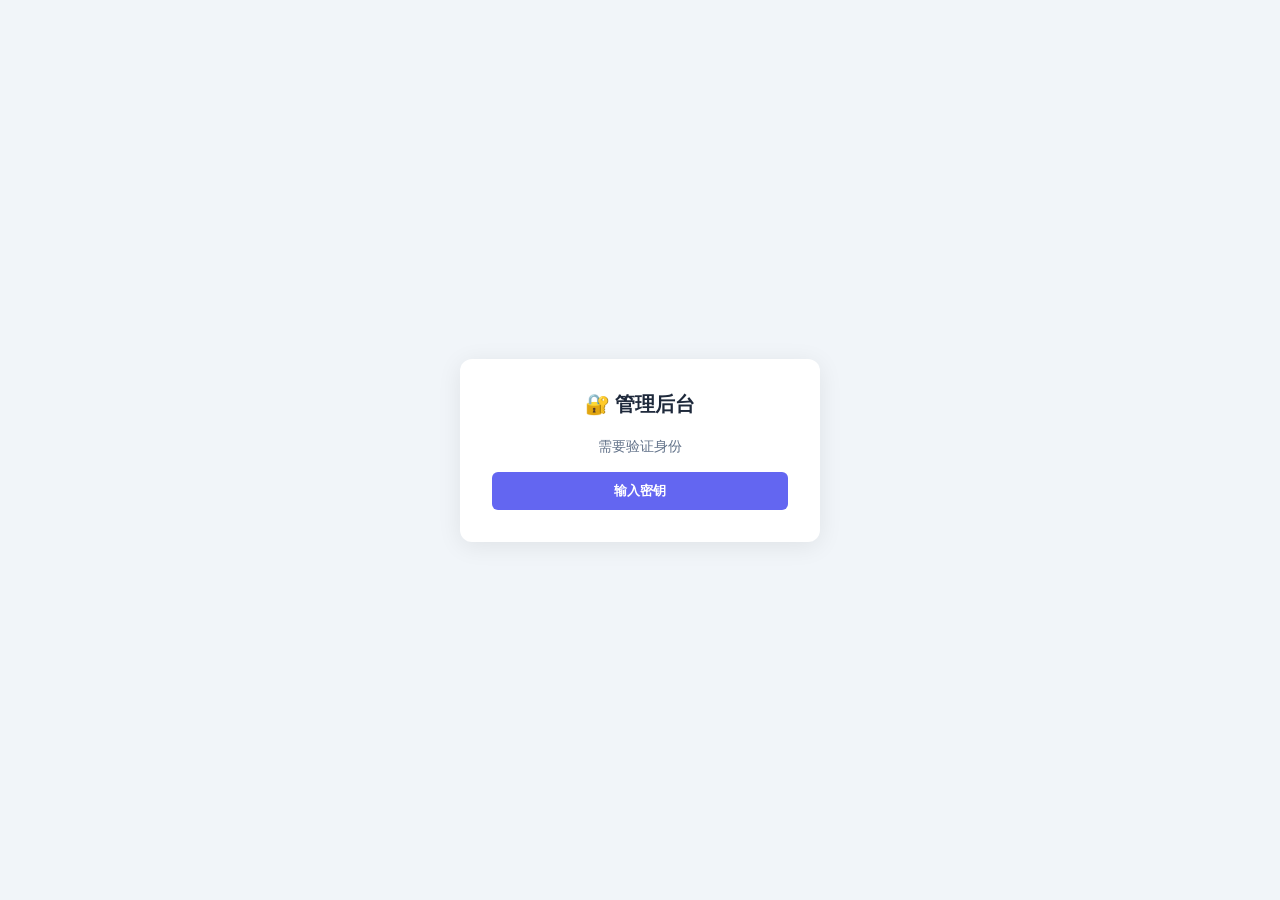
<file: admin.html>
<!DOCTYPE html>
<html lang="zh-CN">
<head>
  <meta charset="UTF-8">
  <meta name="viewport" content="width=device-width, initial-scale=1.0">
  <meta name="robots" content="noindex, nofollow">
  <title>拼豆管理后台</title>
  <style>
    * { margin: 0; padding: 0; box-sizing: border-box; }
    :root { --pri: #6366f1; --bg: #f1f5f9; --sf: #fff; --tx: #1e293b; --tx2: #64748b; --bd: #e2e8f0; --green: #22c55e; --red: #ef4444; }
    body { font-family: -apple-system, BlinkMacSystemFont, 'Segoe UI', sans-serif; background: var(--bg); color: var(--tx); min-height: 100vh; }

    /* Login overlay */
    .login-overlay { position: fixed; inset: 0; background: var(--bg); display: flex; align-items: center; justify-content: center; z-index: 100; }
    .login-box { background: var(--sf); padding: 32px; border-radius: 12px; box-shadow: 0 4px 24px rgba(0,0,0,.08); max-width: 360px; width: 90%; text-align: center; }
    .login-box h2 { margin-bottom: 20px; font-size: 20px; }
    .login-box input { width: 100%; padding: 10px 14px; border: 1px solid var(--bd); border-radius: 8px; font-size: 14px; margin-bottom: 12px; outline: none; -webkit-text-security: disc; text-security: disc; }
    .login-box input:focus { border-color: var(--pri); }
    .login-box .err { color: var(--red); font-size: 13px; margin-bottom: 8px; min-height: 20px; }

    /* Layout */
    .header { background: var(--sf); border-bottom: 1px solid var(--bd); padding: 12px 24px; display: flex; justify-content: space-between; align-items: center; }
    .header h1 { font-size: 18px; }
    .header .logout { background: none; border: none; color: var(--tx2); cursor: pointer; font-size: 13px; }
    .header .logout:hover { color: var(--red); }
    .container { max-width: 1100px; margin: 0 auto; padding: 20px; }

    /* Stats */
    .stats { display: grid; grid-template-columns: repeat(auto-fit, minmax(180px, 1fr)); gap: 14px; margin-bottom: 24px; }
    .stat-card { background: var(--sf); border-radius: 10px; padding: 18px; box-shadow: 0 1px 4px rgba(0,0,0,.04); }
    .stat-card .label { font-size: 12px; color: var(--tx2); margin-bottom: 4px; }
    .stat-card .value { font-size: 28px; font-weight: 700; }

    /* Tabs */
    .tabs { display: flex; gap: 0; margin-bottom: 16px; border: 1px solid var(--bd); border-radius: 8px; overflow: hidden; max-width: 500px; }
    .tab-btn { flex: 1; padding: 8px 16px; border: none; background: var(--sf); cursor: pointer; font-size: 13px; font-weight: 600; color: var(--tx2); transition: .2s; }
    .tab-btn.active { background: var(--pri); color: #fff; }

    /* Table */
    .panel { background: var(--sf); border-radius: 10px; box-shadow: 0 1px 4px rgba(0,0,0,.04); overflow: hidden; }
    .panel-header { padding: 14px 18px; display: flex; justify-content: space-between; align-items: center; border-bottom: 1px solid var(--bd); }
    .panel-header h3 { font-size: 15px; }
    .search-input { padding: 6px 12px; border: 1px solid var(--bd); border-radius: 6px; font-size: 13px; width: 220px; outline: none; }
    .search-input:focus { border-color: var(--pri); }
    table { width: 100%; border-collapse: collapse; font-size: 13px; }
    th { background: #f8fafc; text-align: left; padding: 10px 14px; font-weight: 600; color: var(--tx2); font-size: 12px; text-transform: uppercase; white-space: nowrap; }
    td { padding: 10px 14px; border-top: 1px solid var(--bd); white-space: nowrap; }
    tr:hover td { background: #fafbfd; }
    .badge { display: inline-block; padding: 2px 8px; border-radius: 10px; font-size: 11px; font-weight: 600; }
    .badge-green { background: #dcfce7; color: #166534; }
    .badge-gray { background: #f1f5f9; color: var(--tx2); }
    .badge-red { background: #fef2f2; color: #991b1b; }
    .badge-yellow { background: #fefce8; color: #854d0e; }

    /* Pagination */
    .pagination { padding: 12px 18px; display: flex; justify-content: space-between; align-items: center; border-top: 1px solid var(--bd); font-size: 13px; color: var(--tx2); }
    .pagination button { padding: 4px 12px; border: 1px solid var(--bd); border-radius: 6px; background: var(--sf); cursor: pointer; font-size: 12px; }
    .pagination button:disabled { opacity: .4; cursor: not-allowed; }
    .pagination button:not(:disabled):hover { background: var(--pri); color: #fff; border-color: var(--pri); }

    /* Btn */
    .btn { padding: 6px 14px; border: none; border-radius: 6px; font-size: 13px; font-weight: 600; cursor: pointer; transition: .2s; }
    .btn-pri { background: var(--pri); color: #fff; }
    .btn-pri:hover { background: #4f46e5; }
    .btn-sm { padding: 3px 8px; font-size: 11px; }

    /* Modal */
    .modal-bg { position: fixed; inset: 0; background: rgba(0,0,0,.4); display: flex; align-items: center; justify-content: center; z-index: 50; }
    .modal-bg.hidden { display: none; }
    .modal { background: var(--sf); border-radius: 12px; padding: 24px; max-width: 360px; width: 90%; }
    .modal h3 { margin-bottom: 14px; font-size: 16px; }
    .modal label { display: block; font-size: 12px; color: var(--tx2); margin-bottom: 4px; font-weight: 600; }
    .modal input, .modal select { width: 100%; padding: 8px 12px; border: 1px solid var(--bd); border-radius: 6px; font-size: 13px; margin-bottom: 10px; outline: none; }
    .modal .actions { display: flex; gap: 8px; justify-content: flex-end; margin-top: 8px; }

    .hidden { display: none !important; }

    /* Chart */
    .chart-container { padding: 18px; }
    .chart-header { display: flex; justify-content: space-between; align-items: center; margin-bottom: 14px; flex-wrap: wrap; gap: 8px; }
    .chart-header h3 { font-size: 15px; }
    .chart-tabs { display: flex; gap: 4px; }
    .chart-tab { padding: 4px 12px; border: 1px solid var(--bd); border-radius: 6px; background: var(--sf); cursor: pointer; font-size: 12px; }
    .chart-tab.active { background: var(--pri); color: #fff; border-color: var(--pri); }
    .bar-chart { display: flex; align-items: flex-end; gap: 3px; height: 200px; padding: 0 4px 40px; overflow-x: auto; position: relative; }
    .bar-col { display: flex; flex-direction: column; align-items: center; flex: 1; min-width: 22px; max-width: 40px; position: relative; }
    .bar-col .bar { width: 100%; background: var(--pri); border-radius: 3px 3px 0 0; transition: height .3s; min-height: 1px; cursor: pointer; position: relative; }
    .bar-col .bar:hover { background: #4f46e5; }
    .bar-col .bar-label { position: absolute; top: 100%; left: 50%; transform: translateX(-50%); font-size: 11px; color: var(--tx2); margin-top: 6px; white-space: nowrap; }
    .bar-col .bar-val { font-size: 10px; color: var(--tx); font-weight: 600; margin-bottom: 2px; min-height: 14px; }
    .chart-summary { display: flex; gap: 20px; margin-top: 16px; flex-wrap: wrap; }
    .chart-summary .item { font-size: 13px; color: var(--tx2); }
    .chart-summary .item b { color: var(--tx); }

    /* Feature rank */
    .rank-list { padding: 18px; }
    .rank-item { display: flex; align-items: center; gap: 10px; padding: 8px 0; border-bottom: 1px solid var(--bd); }
    .rank-item:last-child { border-bottom: none; }
    .rank-num { width: 24px; height: 24px; border-radius: 50%; background: var(--bd); display: flex; align-items: center; justify-content: center; font-size: 12px; font-weight: 700; color: var(--tx2); flex-shrink: 0; }
    .rank-item:nth-child(1) .rank-num { background: #fbbf24; color: #fff; }
    .rank-item:nth-child(2) .rank-num { background: #94a3b8; color: #fff; }
    .rank-item:nth-child(3) .rank-num { background: #cd7f32; color: #fff; }
    .rank-name { flex: 1; font-size: 14px; font-weight: 500; }
    .rank-bar-wrap { flex: 2; height: 20px; background: #f1f5f9; border-radius: 10px; overflow: hidden; }
    .rank-bar-fill { height: 100%; background: var(--pri); border-radius: 10px; transition: width .5s; }
    .rank-count { font-size: 13px; font-weight: 600; color: var(--tx); min-width: 50px; text-align: right; }
    .rank-uv { font-size: 11px; color: var(--tx2); min-width: 40px; text-align: right; }

    @media (max-width: 700px) {
      .stats { grid-template-columns: 1fr 1fr; }
      .search-input { width: 140px; }
      td, th { padding: 8px 10px; font-size: 12px; }
      .panel { overflow-x: auto; }
    }
  </style>
</head>
<body>

<!-- Login -->
<div id="loginOverlay" class="login-overlay">
  <div class="login-box">
    <h2>🔐 管理后台</h2>
    <p style="color:var(--tx2);font-size:14px;margin-bottom:16px">需要验证身份</p>
    <div id="keyInputWrap" style="display:none">
      <input type="text" id="adminKeyInput" autocomplete="off" autocorrect="off" autocapitalize="off" spellcheck="false" data-form-type="other" data-lpignore="true" style="-webkit-text-security:disc;text-security:disc;width:100%;padding:10px 14px;border:1px solid var(--bd);border-radius:8px;font-size:16px;margin-bottom:8px;outline:none;letter-spacing:2px" placeholder="••••••">
      <div class="err" id="loginErr"></div>
      <button class="btn btn-pri" style="width:100%;padding:10px" id="loginSubmitBtn">确定</button>
    </div>
    <button class="btn btn-pri" id="showKeyBtn" style="width:100%;padding:10px">输入密钥</button>
  </div>
</div>

<!-- Main UI -->
<div id="mainUI" class="hidden">
  <div class="header">
    <h1>🎨 拼豆管理后台</h1>
    <button class="logout" onclick="doLogout()">退出</button>
  </div>

  <div class="container">
    <!-- Stats -->
    <div class="stats">
      <div class="stat-card"><div class="label">总用户数</div><div class="value" id="statTotal">-</div></div>
      <div class="stat-card"><div class="label">今日新注册</div><div class="value" id="statNew">-</div></div>
      <div class="stat-card"><div class="label">今日活跃</div><div class="value" id="statActive">-</div></div>
      <div class="stat-card"><div class="label">豆子总消耗</div><div class="value" id="statBeans">-</div></div>
      <div class="stat-card"><div class="label">总收入(¥)</div><div class="value" id="statRevenue">-</div></div>
    </div>

    <!-- Tabs -->
    <div class="tabs">
      <button class="tab-btn active" data-tab="users" onclick="switchTab('users')">用户列表</button>
      <button class="tab-btn" data-tab="logs" onclick="switchTab('logs')">豆子日志</button>
      <button class="tab-btn" data-tab="orders" onclick="switchTab('orders')">订单管理</button>
      <button class="tab-btn" data-tab="growth" onclick="switchTab('growth')">用户增长</button>
      <button class="tab-btn" data-tab="features" onclick="switchTab('features')">功能统计</button>
    </div>

    <!-- Users panel -->
    <div id="usersPanel" class="panel">
      <div class="panel-header">
        <h3>用户列表</h3>
        <input class="search-input" id="userSearch" placeholder="搜索邮箱…" oninput="searchUsers()">
      </div>
      <table>
        <thead><tr><th>ID</th><th>邮箱</th><th>豆子</th><th>会员</th><th>注册时间</th><th>最后登录</th><th>操作</th></tr></thead>
        <tbody id="usersBody"></tbody>
      </table>
      <div class="pagination">
        <span id="usersInfo">-</span>
        <div>
          <button id="usersPrev" onclick="usersPage--; loadUsers()" disabled>上一页</button>
          <button id="usersNext" onclick="usersPage++; loadUsers()">下一页</button>
        </div>
      </div>
    </div>

    <!-- Logs panel -->
    <div id="logsPanel" class="panel hidden">
      <div class="panel-header"><h3>豆子消耗日志</h3></div>
      <table>
        <thead><tr><th>ID</th><th>用户</th><th>变动</th><th>原因</th><th>时间</th></tr></thead>
        <tbody id="logsBody"></tbody>
      </table>
      <div class="pagination">
        <span id="logsInfo">-</span>
        <div>
          <button id="logsPrev" onclick="logsPage--; loadLogs()" disabled>上一页</button>
          <button id="logsNext" onclick="logsPage++; loadLogs()">下一页</button>
        </div>
      </div>
    </div>

    <!-- Orders panel -->
    <div id="ordersPanel" class="panel hidden">
      <div class="panel-header">
        <h3>订单列表</h3>
        <select id="orderStatusFilter" style="padding:6px 12px;border:1px solid var(--bd);border-radius:6px;font-size:13px" onchange="ordersPage=1;loadOrders()">
          <option value="">全部状态</option>
          <option value="pending">待确认</option>
          <option value="paid">已支付</option>
          <option value="cancelled">已取消</option>
        </select>
      </div>
      <table>
        <thead><tr><th>订单号</th><th>用户</th><th>套餐</th><th>金额</th><th>豆子</th><th>状态</th><th>创建时间</th><th>操作</th></tr></thead>
        <tbody id="ordersBody"></tbody>
      </table>
      <div class="pagination">
        <span id="ordersInfo">-</span>
        <div>
          <button id="ordersPrev" onclick="ordersPage--;loadOrders()" disabled>上一页</button>
          <button id="ordersNext" onclick="ordersPage++;loadOrders()">下一页</button>
        </div>
      </div>
    </div>

    <!-- Growth panel -->
    <div id="growthPanel" class="panel hidden">
      <div class="chart-container">
        <div class="chart-header">
          <h3>📈 用户增长趋势</h3>
          <div class="chart-tabs">
            <button class="chart-tab active" onclick="switchGrowthView('daily')">日</button>
            <button class="chart-tab" onclick="switchGrowthView('weekly')">周</button>
            <button class="chart-tab" onclick="switchGrowthView('monthly')">月</button>
            <button class="chart-tab" onclick="switchGrowthView('yearly')">年</button>
          </div>
        </div>
        <div id="growthChart" class="bar-chart"></div>
        <div id="growthSummary" class="chart-summary"></div>
      </div>
    </div>

    <!-- Features panel -->
    <div id="featuresPanel" class="panel hidden">
      <div class="chart-container">
        <div class="chart-header">
          <h3>🔥 功能点击排行</h3>
          <div>
            <select id="featureDays" style="padding:6px 12px;border:1px solid var(--bd);border-radius:6px;font-size:13px" onchange="loadFeatureStats()">
              <option value="1">今天</option>
              <option value="7" selected>近7天</option>
              <option value="30">近30天</option>
              <option value="90">近90天</option>
            </select>
          </div>
        </div>
        <div id="featureRank" class="rank-list"></div>
        <div id="beanUsageSection" style="margin-top:20px;padding-top:16px;border-top:1px solid var(--bd)">
          <h4 style="font-size:14px;margin-bottom:10px">🫘 豆子消耗统计（基于实际扣费记录）</h4>
          <div id="beanUsageSummary" style="margin-bottom:12px"></div>
          <div id="beanUsageChart" class="bar-chart"></div>
        </div>
        <div style="margin-top:16px">
          <h4 style="font-size:14px;margin-bottom:10px;color:var(--tx2)">📄 按页面分布（埋点数据）</h4>
          <div id="featureByPage" class="rank-list"></div>
        </div>
      </div>
    </div>

  </div>
</div>
<div id="beansModal" class="modal-bg hidden">
  <div class="modal">
    <h3>调整豆子 — <span id="beansModalEmail"></span></h3>
    <label>调整数量</label>
    <input type="number" id="beansDelta" placeholder="正数增加，负数扣减">
    <label>原因</label>
    <input type="text" id="beansReason" value="管理员调整" placeholder="调整原因">
    <div class="actions">
      <button class="btn" style="background:var(--bd)" onclick="closeBeansModal()">取消</button>
      <button class="btn btn-pri" onclick="submitBeans()">确定</button>
    </div>
  </div>
</div>

<script>
const API = location.origin;
let adminKey = sessionStorage.getItem('pindou_admin_key') || '';
let usersPage = 1, logsPage = 1, ordersPage = 1;
let searchTimer = null;

function headers() { return { 'Content-Type': 'application/json', 'X-Admin-Key': adminKey }; }
function fmtTime(iso) {
  if (!iso) return '-';
  try { const d = new Date(iso); return d.toLocaleString('zh-CN', { month:'2-digit', day:'2-digit', hour:'2-digit', minute:'2-digit' }); }
  catch { return iso.slice(0, 16).replace('T', ' '); }
}

async function promptLogin() {
  const key = document.getElementById('adminKeyInput').value.trim();
  if (!key) return;
  adminKey = key;
  document.getElementById('loginSubmitBtn').disabled = true;
  document.getElementById('loginSubmitBtn').textContent = '验证中…';
  try {
    const r = await fetch(`${API}/api/admin/stats`, { headers: headers() });
    if (r.ok) {
      sessionStorage.setItem('pindou_admin_key', adminKey);
      enterAdmin();
    } else {
      adminKey = '';
      document.getElementById('loginErr').textContent = '密钥错误';
      document.getElementById('adminKeyInput').value = '';
      document.getElementById('adminKeyInput').focus();
    }
  } catch (e) {
    adminKey = '';
    document.getElementById('loginErr').textContent = '网络错误';
  }
  document.getElementById('loginSubmitBtn').disabled = false;
  document.getElementById('loginSubmitBtn').textContent = '确定';
}

// Bind login UI
document.getElementById('showKeyBtn').addEventListener('click', function() {
  this.style.display = 'none';
  document.getElementById('keyInputWrap').style.display = 'block';
  document.getElementById('adminKeyInput').focus();
});
document.getElementById('loginSubmitBtn').addEventListener('click', promptLogin);
document.getElementById('adminKeyInput').addEventListener('keydown', e => { if (e.key === 'Enter') promptLogin(); });

function doLogout() { adminKey = ''; sessionStorage.removeItem('pindou_admin_key'); location.reload(); }

function enterAdmin() {
  document.getElementById('loginOverlay').classList.add('hidden');
  document.getElementById('mainUI').classList.remove('hidden');
  loadStats();
  loadUsers();
}

// Auto-login from session
if (adminKey) {
  fetch(`${API}/api/admin/stats`, { headers: headers() })
    .then(r => {
      if (r.ok) {
        enterAdmin();
      } else {
        adminKey = '';
        sessionStorage.removeItem('pindou_admin_key');
      }
    })
    .catch(() => {});
}

// Stats
async function loadStats() {
  try {
    const r = await fetch(`${API}/api/admin/stats`, { headers: headers() });
    const d = await r.json();
    document.getElementById('statTotal').textContent = d.total_users;
    document.getElementById('statNew').textContent = d.today_new;
    document.getElementById('statActive').textContent = d.today_active;
    document.getElementById('statBeans').textContent = d.total_beans_used;
    document.getElementById('statRevenue').textContent = '¥' + (d.total_revenue || 0);
  } catch {}
}

// Tab switch
function switchTab(tab) {
  document.querySelectorAll('.tab-btn').forEach(b => b.classList.toggle('active', b.dataset.tab === tab));
  ['users', 'logs', 'orders', 'growth', 'features'].forEach(t => {
    const p = document.getElementById(t + 'Panel');
    if (p) p.classList.toggle('hidden', t !== tab);
  });
  if (tab === 'logs') loadLogs();
  if (tab === 'orders') loadOrders();
  if (tab === 'growth') loadGrowth();
  if (tab === 'features') loadFeatureStats();
}

// Users
async function loadUsers() {
  const q = document.getElementById('userSearch').value.trim();
  const params = new URLSearchParams({ page: usersPage, per: 50 });
  if (q) params.set('q', q);
  try {
    const r = await fetch(`${API}/api/admin/users?${params}`, { headers: headers() });
    const d = await r.json();
    const tbody = document.getElementById('usersBody');
    tbody.innerHTML = d.users.map(u => `
      <tr>
        <td>${u.id}</td>
        <td>${u.email}</td>
        <td><b>${u.beans}</b></td>
        <td>${u.is_member ? '<span class="badge badge-green">会员</span>' : '<span class="badge badge-gray">普通</span>'}</td>
        <td>${fmtTime(u.created_at)}</td>
        <td>${fmtTime(u.last_login)}</td>
        <td><button class="btn btn-sm btn-pri" onclick="openBeansModal(${u.id},'${u.email.replace(/'/g,"\\'")}')">调豆子</button></td>
      </tr>
    `).join('');
    document.getElementById('usersInfo').textContent = `共 ${d.total} 条，第 ${d.page} 页`;
    document.getElementById('usersPrev').disabled = d.page <= 1;
    document.getElementById('usersNext').disabled = d.users.length < 50;
  } catch {}
}

function searchUsers() {
  clearTimeout(searchTimer);
  searchTimer = setTimeout(() => { usersPage = 1; loadUsers(); }, 400);
}

// Bean logs
async function loadLogs() {
  try {
    const r = await fetch(`${API}/api/admin/beans-log?page=${logsPage}&per=50`, { headers: headers() });
    const d = await r.json();
    const tbody = document.getElementById('logsBody');
    tbody.innerHTML = d.logs.map(l => `
      <tr>
        <td>${l.id}</td>
        <td>${l.email || l.user_id}</td>
        <td><span class="badge ${l.delta > 0 ? 'badge-green' : 'badge-red'}">${l.delta > 0 ? '+' : ''}${l.delta}</span></td>
        <td>${l.reason}</td>
        <td>${fmtTime(l.created_at)}</td>
      </tr>
    `).join('');
    document.getElementById('logsInfo').textContent = `共 ${d.total} 条，第 ${d.page} 页`;
    document.getElementById('logsPrev').disabled = d.page <= 1;
    document.getElementById('logsNext').disabled = d.logs.length < 50;
  } catch {}
}

// Beans modal
let beansUid = 0;
function openBeansModal(uid, email) {
  beansUid = uid;
  document.getElementById('beansModalEmail').textContent = email;
  document.getElementById('beansDelta').value = '';
  document.getElementById('beansReason').value = '管理员调整';
  document.getElementById('beansModal').classList.remove('hidden');
}
function closeBeansModal() { document.getElementById('beansModal').classList.add('hidden'); }

async function submitBeans() {
  const delta = parseInt(document.getElementById('beansDelta').value);
  const reason = document.getElementById('beansReason').value.trim() || '管理员调整';
  if (!delta || isNaN(delta)) return alert('请输入有效数量');
  try {
    const r = await fetch(`${API}/api/admin/user/${beansUid}/beans`, {
      method: 'POST', headers: headers(),
      body: JSON.stringify({ delta, reason })
    });
    const d = await r.json();
    if (d.error) alert(d.error);
    else { closeBeansModal(); loadUsers(); loadStats(); }
  } catch { alert('网络错误'); }
}

// Orders
async function loadOrders() {
  const status = document.getElementById('orderStatusFilter').value;
  const params = new URLSearchParams({ page: ordersPage, per: 50 });
  if (status) params.set('status', status);
  try {
    const r = await fetch(`${API}/api/admin/orders?${params}`, { headers: headers() });
    const d = await r.json();
    const tbody = document.getElementById('ordersBody');
    tbody.innerHTML = d.orders.map(o => {
      const statusBadge = o.status === 'paid'
        ? '<span class="badge badge-green">已支付</span>'
        : o.status === 'cancelled'
          ? '<span class="badge badge-red">已取消</span>'
          : '<span class="badge badge-yellow">待确认</span>';
      const actions = o.status === 'pending'
        ? `<button class="btn btn-sm btn-pri" onclick="confirmOrder(${o.id},'${o.order_no}')">✅ 确认</button> <button class="btn btn-sm" style="background:var(--bd)" onclick="cancelOrder(${o.id})">取消</button>`
        : '-';
      return `<tr>
        <td style="font-family:monospace;font-size:11px">${o.order_no}</td>
        <td>${o.email || o.user_id}</td>
        <td>${o.package_name}</td>
        <td><b>¥${o.amount}</b></td>
        <td>${o.beans}</td>
        <td>${statusBadge}</td>
        <td>${fmtTime(o.created_at)}</td>
        <td>${actions}</td>
      </tr>`;
    }).join('');
    document.getElementById('ordersInfo').textContent = `共 ${d.total} 条，第 ${d.page} 页`;
    document.getElementById('ordersPrev').disabled = d.page <= 1;
    document.getElementById('ordersNext').disabled = d.orders.length < 50;
  } catch {}
}

async function confirmOrder(orderId, orderNo) {
  if (!confirm(`确认订单 ${orderNo} 已收款？豆子将自动发放。`)) return;
  try {
    const r = await fetch(`${API}/api/admin/order/${orderId}/confirm`, { method: 'POST', headers: headers() });
    const d = await r.json();
    if (d.error) alert(d.error);
    else { alert('✅ 已确认到账'); loadOrders(); loadStats(); }
  } catch { alert('网络错误'); }
}

async function cancelOrder(orderId) {
  if (!confirm('确定取消此订单？')) return;
  try {
    const r = await fetch(`${API}/api/admin/order/${orderId}/cancel`, { method: 'POST', headers: headers() });
    const d = await r.json();
    if (d.error) alert(d.error);
    else loadOrders();
  } catch { alert('网络错误'); }
}

// ── User Growth ──
let growthData = null;
let growthView = 'daily';

async function loadGrowth() {
  if (growthData) { renderGrowth(); return; }
  try {
    const r = await fetch(`${API}/api/admin/user-growth?days=90`, { headers: headers() });
    growthData = await r.json();
    renderGrowth();
  } catch {}
}

function switchGrowthView(view) {
  growthView = view;
  document.querySelectorAll('.chart-tab').forEach(b => b.classList.toggle('active', b.textContent === {daily:'日',weekly:'周',monthly:'月',yearly:'年'}[view]));
  renderGrowth();
}

function renderGrowth() {
  if (!growthData) return;
  const container = document.getElementById('growthChart');
  const summary = document.getElementById('growthSummary');
  let items = [];

  if (growthView === 'daily') {
    items = growthData.daily.slice(-30).map(d => ({ label: d.day.slice(5), value: d.count, full: d.day }));
  } else if (growthView === 'weekly') {
    items = growthData.weekly.map(d => ({ label: d.week.slice(5), value: d.cnt, full: d.week }));
  } else if (growthView === 'monthly') {
    items = growthData.monthly.map(d => ({ label: d.month.slice(2), value: d.cnt, full: d.month }));
  } else {
    items = growthData.yearly.map(d => ({ label: d.year, value: d.cnt, full: d.year }));
  }

  const max = Math.max(1, ...items.map(i => i.value));
  // Show label every Nth bar to avoid overlap
  const step = items.length > 20 ? 5 : items.length > 12 ? 3 : 1;
  container.innerHTML = items.map((i, idx) => {
    const h = Math.max(2, (i.value / max) * 160);
    const showLabel = idx % step === 0 || idx === items.length - 1;
    return `<div class="bar-col"><div class="bar-val">${i.value || ''}</div><div class="bar" style="height:${h}px" title="${i.full}: ${i.value} 人"></div>${showLabel ? `<div class="bar-label">${i.label}</div>` : ''}</div>`;
  }).join('');

  // Summary
  const total = items.reduce((s, i) => s + i.value, 0);
  const avg = items.length ? (total / items.length).toFixed(1) : 0;
  const peak = items.reduce((m, i) => i.value > m.value ? i : m, { value: 0, full: '-' });
  summary.innerHTML = `
    <div class="item">期间总新增: <b>${total}</b></div>
    <div class="item">日均: <b>${avg}</b></div>
    <div class="item">峰值: <b>${peak.value}</b> (${peak.full})</div>
  `;
}

// ── Feature Stats ──
async function loadFeatureStats() {
  const days = document.getElementById('featureDays').value;
  try {
    const r = await fetch(`${API}/api/admin/feature-stats?days=${days}`, { headers: headers() });
    const d = await r.json();
    renderFeatureRank(d.top_features);
    renderBeanUsage(d.bean_usage);
    renderFeatureByPage(d.by_page);
  } catch {}
}

function renderFeatureRank(features) {
  const container = document.getElementById('featureRank');
  if (!features || !features.length) { container.innerHTML = '<p style="color:var(--tx2);font-size:13px;padding:12px 0">暂无数据，等待前端埋点上报</p>'; return; }
  const max = features[0].cnt;
  container.innerHTML = features.map((f, i) => {
    const pct = Math.max(3, (f.cnt / max) * 100);
    return `<div class="rank-item">
      <div class="rank-num">${i + 1}</div>
      <div class="rank-name">${f.feature}</div>
      <div class="rank-bar-wrap"><div class="rank-bar-fill" style="width:${pct}%"></div></div>
      <div class="rank-count">${f.cnt} 次</div>
      <div class="rank-uv">${f.uv} UV</div>
    </div>`;
  }).join('');
}

function renderBeanUsage(bean) {
  const summaryEl = document.getElementById('beanUsageSummary');
  const chartEl = document.getElementById('beanUsageChart');
  if (!bean || !bean.daily || !bean.daily.length) {
    summaryEl.innerHTML = '<span style="color:var(--tx2);font-size:13px">暂无数据</span>';
    chartEl.innerHTML = '';
    return;
  }
  const avg = bean.daily.length ? (bean.total / bean.daily.length).toFixed(1) : 0;
  const peak = bean.daily.reduce((m, d) => d.cnt > m.cnt ? d : m, { cnt: 0, day: '-' });
  summaryEl.innerHTML = `<span class="item">总消耗: <b>${bean.total} 次</b></span>&nbsp;&nbsp;
    <span class="item">独立用户: <b>${bean.uv}</b></span>&nbsp;&nbsp;
    <span class="item">日均: <b>${avg}</b></span>&nbsp;&nbsp;
    <span class="item">峰值: <b>${peak.cnt}</b> (${peak.day})</span>`;

  const max = Math.max(1, ...bean.daily.map(d => d.cnt));
  const step = bean.daily.length > 20 ? 5 : bean.daily.length > 12 ? 3 : 1;
  chartEl.innerHTML = bean.daily.map((d, idx) => {
    const h = Math.max(2, (d.cnt / max) * 140);
    const showLabel = idx % step === 0 || idx === bean.daily.length - 1;
    return `<div class="bar-col"><div class="bar-val">${d.cnt}</div><div class="bar" style="height:${h}px;background:#f59e0b" title="${d.day}: ${d.cnt} 次 / ${d.uv} UV"></div>${showLabel ? `<div class="bar-label">${d.day.slice(5)}</div>` : ''}</div>`;
  }).join('');
}

function renderFeatureByPage(byPage) {
  const container = document.getElementById('featureByPage');
  if (!byPage || !byPage.length) { container.innerHTML = ''; return; }
  // Group by page
  const pages = {};
  byPage.forEach(r => {
    const p = r.page || '/';
    if (!pages[p]) pages[p] = [];
    pages[p].push(r);
  });
  const pageNames = { '/': '首页', '/templates.html': '模板库', '/color-cards.html': '色卡对比', '/tutorial.html': '教程', '/text-generator.html': '文字生成' };
  container.innerHTML = Object.entries(pages).map(([page, items]) => {
    const name = pageNames[page] || page;
    const total = items.reduce((s, i) => s + i.cnt, 0);
    return `<div style="margin-bottom:12px"><div style="font-weight:600;font-size:13px;margin-bottom:4px">${name} <span style="color:var(--tx2);font-weight:400">(${total} 次)</span></div>
    ${items.slice(0, 5).map(i => `<span class="badge badge-gray" style="margin:2px">${i.feature} ×${i.cnt}</span>`).join('')}
    </div>`;
  }).join('');
}
</script>
</body>
</html>
</file>
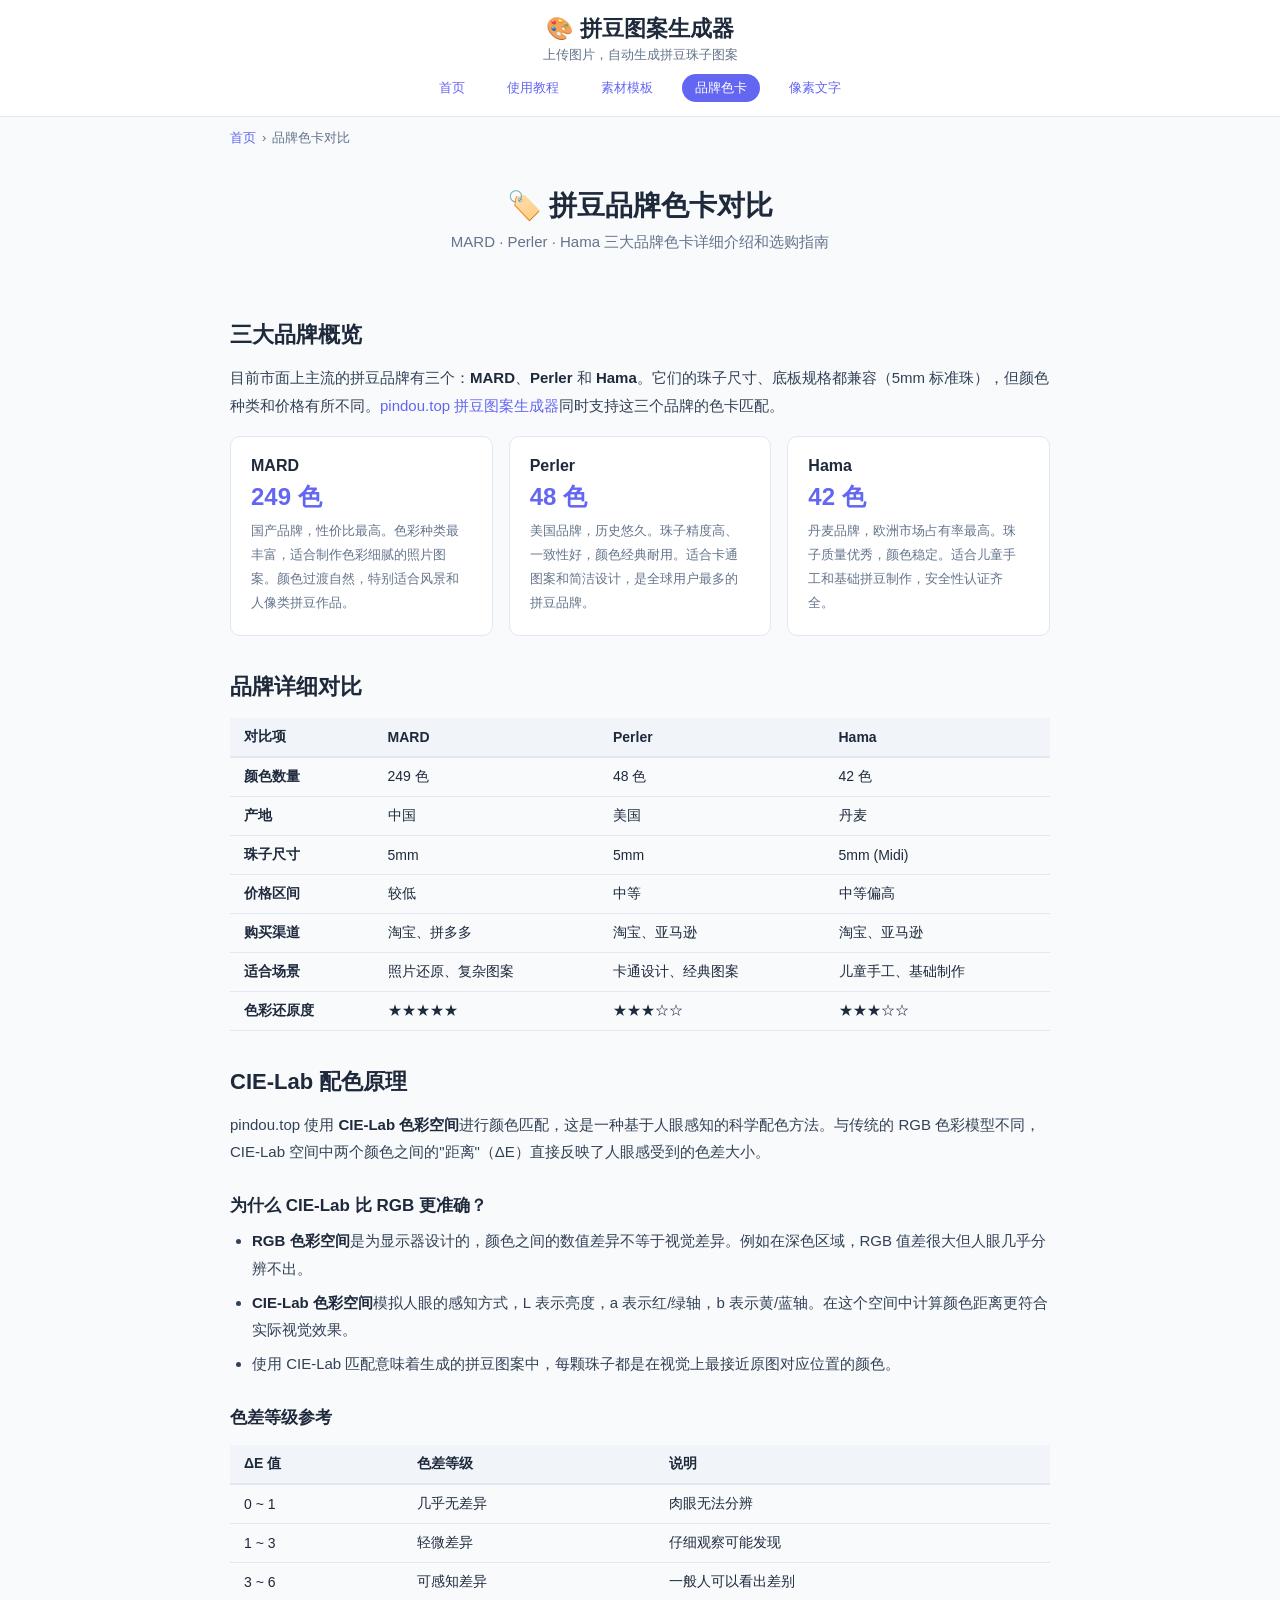
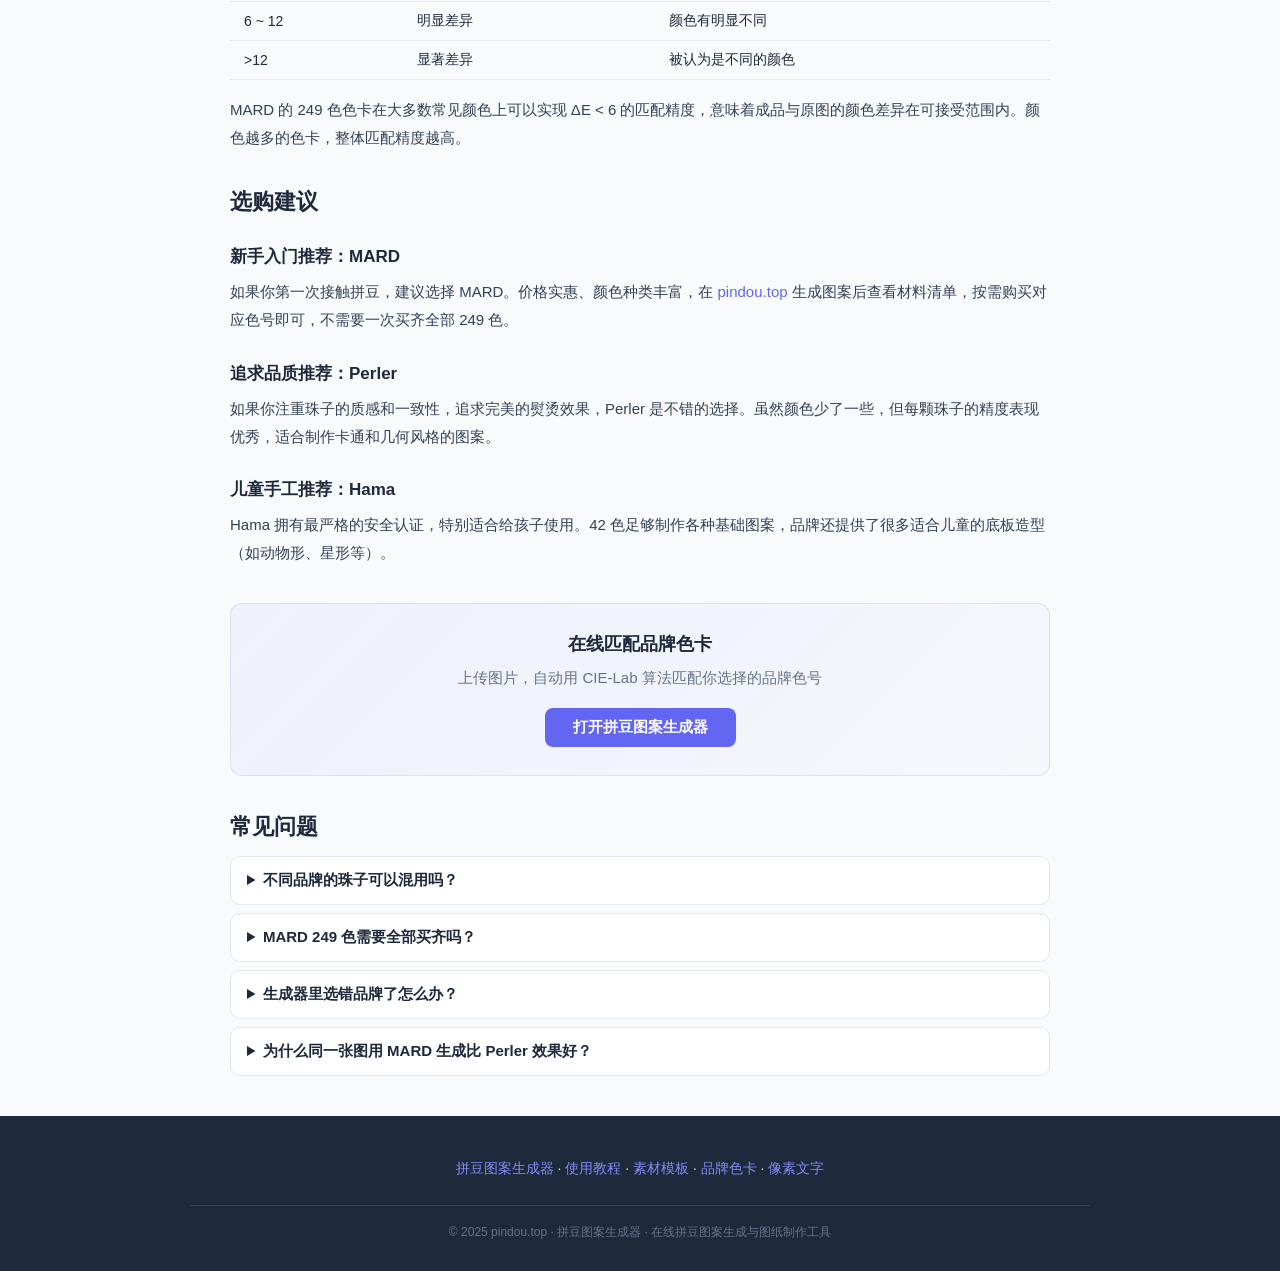
<file: color-cards.html>
<!DOCTYPE html>
<html lang="zh-CN">
<head>
  <meta charset="UTF-8">
  <meta name="viewport" content="width=device-width, initial-scale=1.0">
  <meta name="description" content="MARD、Perler、Hama三大拼豆品牌色卡详细对比。查看249色MARD色号、48色Perler色号、42色Hama色号，了解CIE-Lab配色原理和品牌选择建议。">
  <meta name="keywords" content="MARD色卡,Perler色卡,Hama色卡,拼豆色号,拼豆品牌对比,MARD拼豆,Perler beads色号,Hama beads色号,拼豆颜色,CIE-Lab配色,拼豆色号对照表">
  <meta property="og:title" content="MARD/Perler/Hama 拼豆品牌色卡对比 | pindou.top">
  <meta property="og:description" content="三大拼豆品牌色卡详细对比，MARD 249色、Perler 48色、Hama 42色色号一览及CIE-Lab配色原理。">
  <meta property="og:type" content="article">
  <meta property="og:url" content="https://pindou.top/color-cards.html">
  <meta property="og:image" content="https://pindou.top/og-image.png">
  <meta property="og:site_name" content="拼豆图案生成器">
  <meta property="og:locale" content="zh_CN">
  <link rel="canonical" href="https://pindou.top/color-cards.html">
  <meta name="robots" content="index, follow, max-snippet:-1, max-image-preview:large">
  <meta name="theme-color" content="#6c5ce7">
  <link rel="icon" type="image/x-icon" href="/favicon.ico?v=20260409c">
  <link rel="shortcut icon" type="image/x-icon" href="/favicon.ico?v=20260409c">
  <link rel="icon" type="image/png" sizes="48x48" href="/favicon-48x48.png?v=20260409c">
  <link rel="icon" type="image/png" sizes="32x32" href="/favicon-32x32.png?v=20260409c">
  <link rel="icon" type="image/png" sizes="16x16" href="/favicon-16x16.png?v=20260409c">
  <link rel="apple-touch-icon" sizes="180x180" href="/apple-touch-icon.png?v=20260409c">
  <title>MARD/Perler/Hama 拼豆品牌色卡对比 - 色号大全 | pindou.top</title>
  <link rel="stylesheet" href="css/style.css?v=20260410f">
  <link rel="stylesheet" href="css/pages.css?v=20260411a">
  <!-- 51.la 统计 -->
  <script charset="UTF-8" id="LA_COLLECT" src="//sdk.51.la/js-sdk-pro.min.js"></script>
  <script>LA.init({id:"3PMGO3CTexApBTEj",ck:"3PMGO3CTexApBTEj"})</script>
  <script type="application/ld+json">
  {
    "@context": "https://schema.org",
    "@type": "Article",
    "headline": "MARD/Perler/Hama 拼豆品牌色卡对比",
    "description": "三大拼豆品牌色卡详细对比，包含色号数量、特点和选购建议",
    "url": "https://pindou.top/color-cards.html",
    "author": {"@type": "Organization", "name": "pindou.top"},
    "publisher": {"@type": "Organization", "name": "pindou.top", "url": "https://pindou.top"}
  }
  </script>
</head>
<body>

<header>
  <div class="header-top">
    <a href="/" style="text-decoration:none;color:inherit"><h1>🎨 拼豆图案生成器</h1></a>
  </div>
  <p class="subtitle">上传图片，自动生成拼豆珠子图案</p>
  <nav class="page-nav">
    <a href="/">首页</a>
    <a href="/tutorial.html">使用教程</a>
    <a href="/templates.html">素材模板</a>
    <a href="/color-cards.html" class="active">品牌色卡</a>
    <a href="/text-generator.html">像素文字</a>
  </nav>
</header>

<div class="breadcrumb">
  <a href="/">首页</a><span>›</span>品牌色卡对比
</div>

<div class="page-hero">
  <h1>🏷️ 拼豆品牌色卡对比</h1>
  <p>MARD · Perler · Hama 三大品牌色卡详细介绍和选购指南</p>
</div>

<article class="page-content">

  <h2>三大品牌概览</h2>
  <p>目前市面上主流的拼豆品牌有三个：<strong>MARD</strong>、<strong>Perler</strong> 和 <strong>Hama</strong>。它们的珠子尺寸、底板规格都兼容（5mm 标准珠），但颜色种类和价格有所不同。<a href="/">pindou.top 拼豆图案生成器</a>同时支持这三个品牌的色卡匹配。</p>

  <div class="brand-cards">
    <div class="brand-card">
      <h4>MARD</h4>
      <div class="brand-count">249 色</div>
      <p>国产品牌，性价比最高。色彩种类最丰富，适合制作色彩细腻的照片图案。颜色过渡自然，特别适合风景和人像类拼豆作品。</p>
    </div>
    <div class="brand-card">
      <h4>Perler</h4>
      <div class="brand-count">48 色</div>
      <p>美国品牌，历史悠久。珠子精度高、一致性好，颜色经典耐用。适合卡通图案和简洁设计，是全球用户最多的拼豆品牌。</p>
    </div>
    <div class="brand-card">
      <h4>Hama</h4>
      <div class="brand-count">42 色</div>
      <p>丹麦品牌，欧洲市场占有率最高。珠子质量优秀，颜色稳定。适合儿童手工和基础拼豆制作，安全性认证齐全。</p>
    </div>
  </div>

  <h2>品牌详细对比</h2>

  <table class="color-table">
    <thead>
      <tr>
        <th>对比项</th>
        <th>MARD</th>
        <th>Perler</th>
        <th>Hama</th>
      </tr>
    </thead>
    <tbody>
      <tr>
        <td><strong>颜色数量</strong></td>
        <td>249 色</td>
        <td>48 色</td>
        <td>42 色</td>
      </tr>
      <tr>
        <td><strong>产地</strong></td>
        <td>中国</td>
        <td>美国</td>
        <td>丹麦</td>
      </tr>
      <tr>
        <td><strong>珠子尺寸</strong></td>
        <td>5mm</td>
        <td>5mm</td>
        <td>5mm (Midi)</td>
      </tr>
      <tr>
        <td><strong>价格区间</strong></td>
        <td>较低</td>
        <td>中等</td>
        <td>中等偏高</td>
      </tr>
      <tr>
        <td><strong>购买渠道</strong></td>
        <td>淘宝、拼多多</td>
        <td>淘宝、亚马逊</td>
        <td>淘宝、亚马逊</td>
      </tr>
      <tr>
        <td><strong>适合场景</strong></td>
        <td>照片还原、复杂图案</td>
        <td>卡通设计、经典图案</td>
        <td>儿童手工、基础制作</td>
      </tr>
      <tr>
        <td><strong>色彩还原度</strong></td>
        <td>★★★★★</td>
        <td>★★★☆☆</td>
        <td>★★★☆☆</td>
      </tr>
    </tbody>
  </table>

  <h2>CIE-Lab 配色原理</h2>
  <p>pindou.top 使用 <strong>CIE-Lab 色彩空间</strong>进行颜色匹配，这是一种基于人眼感知的科学配色方法。与传统的 RGB 色彩模型不同，CIE-Lab 空间中两个颜色之间的"距离"（ΔE）直接反映了人眼感受到的色差大小。</p>

  <h3>为什么 CIE-Lab 比 RGB 更准确？</h3>
  <ul>
    <li><strong>RGB 色彩空间</strong>是为显示器设计的，颜色之间的数值差异不等于视觉差异。例如在深色区域，RGB 值差很大但人眼几乎分辨不出。</li>
    <li><strong>CIE-Lab 色彩空间</strong>模拟人眼的感知方式，L 表示亮度，a 表示红/绿轴，b 表示黄/蓝轴。在这个空间中计算颜色距离更符合实际视觉效果。</li>
    <li>使用 CIE-Lab 匹配意味着生成的拼豆图案中，每颗珠子都是在视觉上最接近原图对应位置的颜色。</li>
  </ul>

  <h3>色差等级参考</h3>
  <table class="color-table">
    <thead>
      <tr>
        <th>ΔE 值</th>
        <th>色差等级</th>
        <th>说明</th>
      </tr>
    </thead>
    <tbody>
      <tr><td>0 ~ 1</td><td>几乎无差异</td><td>肉眼无法分辨</td></tr>
      <tr><td>1 ~ 3</td><td>轻微差异</td><td>仔细观察可能发现</td></tr>
      <tr><td>3 ~ 6</td><td>可感知差异</td><td>一般人可以看出差别</td></tr>
      <tr><td>6 ~ 12</td><td>明显差异</td><td>颜色有明显不同</td></tr>
      <tr><td>&gt;12</td><td>显著差异</td><td>被认为是不同的颜色</td></tr>
    </tbody>
  </table>
  <p>MARD 的 249 色色卡在大多数常见颜色上可以实现 ΔE &lt; 6 的匹配精度，意味着成品与原图的颜色差异在可接受范围内。颜色越多的色卡，整体匹配精度越高。</p>

  <h2>选购建议</h2>
  <h3>新手入门推荐：MARD</h3>
  <p>如果你第一次接触拼豆，建议选择 MARD。价格实惠、颜色种类丰富，在 <a href="/">pindou.top</a> 生成图案后查看材料清单，按需购买对应色号即可，不需要一次买齐全部 249 色。</p>

  <h3>追求品质推荐：Perler</h3>
  <p>如果你注重珠子的质感和一致性，追求完美的熨烫效果，Perler 是不错的选择。虽然颜色少了一些，但每颗珠子的精度表现优秀，适合制作卡通和几何风格的图案。</p>

  <h3>儿童手工推荐：Hama</h3>
  <p>Hama 拥有最严格的安全认证，特别适合给孩子使用。42 色足够制作各种基础图案，品牌还提供了很多适合儿童的底板造型（如动物形、星形等）。</p>

  <div class="page-cta">
    <h3>在线匹配品牌色卡</h3>
    <p>上传图片，自动用 CIE-Lab 算法匹配你选择的品牌色号</p>
    <a href="/" class="btn-primary">打开拼豆图案生成器</a>
  </div>

  <h2>常见问题</h2>
  <div class="page-faq">
    <details>
      <summary>不同品牌的珠子可以混用吗？</summary>
      <p>MARD、Perler、Hama 的 5mm 珠子尺寸兼容，理论上可以混用。但由于不同品牌的珠子高度和熔点略有差异，混用后熨烫效果可能不够均匀。建议同一个作品使用同一品牌的珠子。</p>
    </details>
    <details>
      <summary>MARD 249 色需要全部买齐吗？</summary>
      <p>不需要。使用 pindou.top 生成图案后，系统会提供详细的材料清单，列出你的作品实际需要的色号和数量。按需购买即可，大多数图案只需要 15-30 种颜色。</p>
    </details>
    <details>
      <summary>生成器里选错品牌了怎么办？</summary>
      <p>在参数设置中切换品牌后重新生成即可。不同品牌只是匹配的色卡不同，不影响图片本身。</p>
    </details>
    <details>
      <summary>为什么同一张图用 MARD 生成比 Perler 效果好？</summary>
      <p>因为 MARD 有 249 种颜色可选，而 Perler 只有 48 种。颜色越多，每个像素能匹配到越接近的颜色，整体还原度就越高。对于颜色丰富的照片，差异会更加明显。</p>
    </details>
  </div>
</article>

<footer class="seo-footer">
  <div class="seo-footer-inner">
    <p style="text-align:center;margin-bottom:12px;">
      <a href="/">拼豆图案生成器</a> · 
      <a href="/tutorial.html">使用教程</a> · 
      <a href="/templates.html">素材模板</a> · 
      <a href="/color-cards.html">品牌色卡</a> · 
      <a href="/text-generator.html">像素文字</a>
    </p>
    <p class="seo-copy">&copy; 2025 pindou.top · 拼豆图案生成器 · 在线拼豆图案生成与图纸制作工具</p>
  </div>
</footer>

<script src="js/tracker.js?v=20260412"></script>
</body>
</html>
</file>
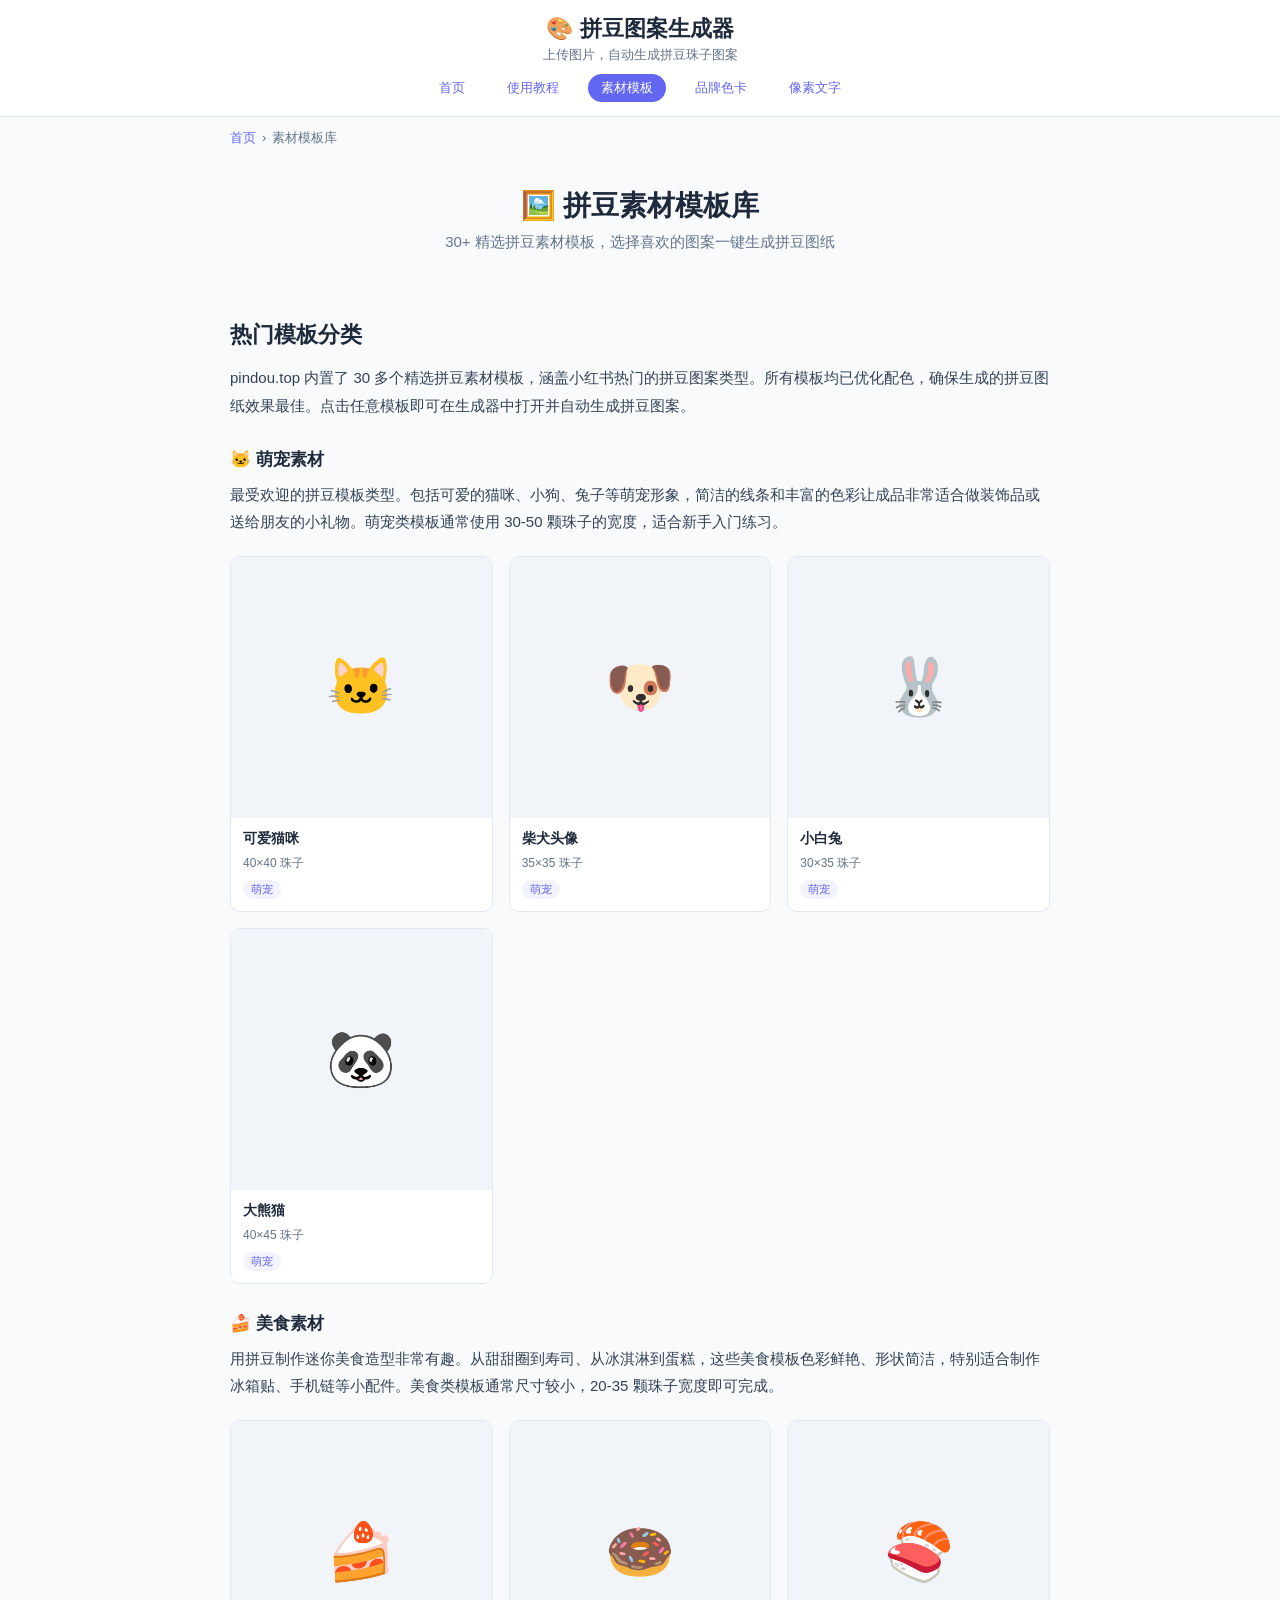
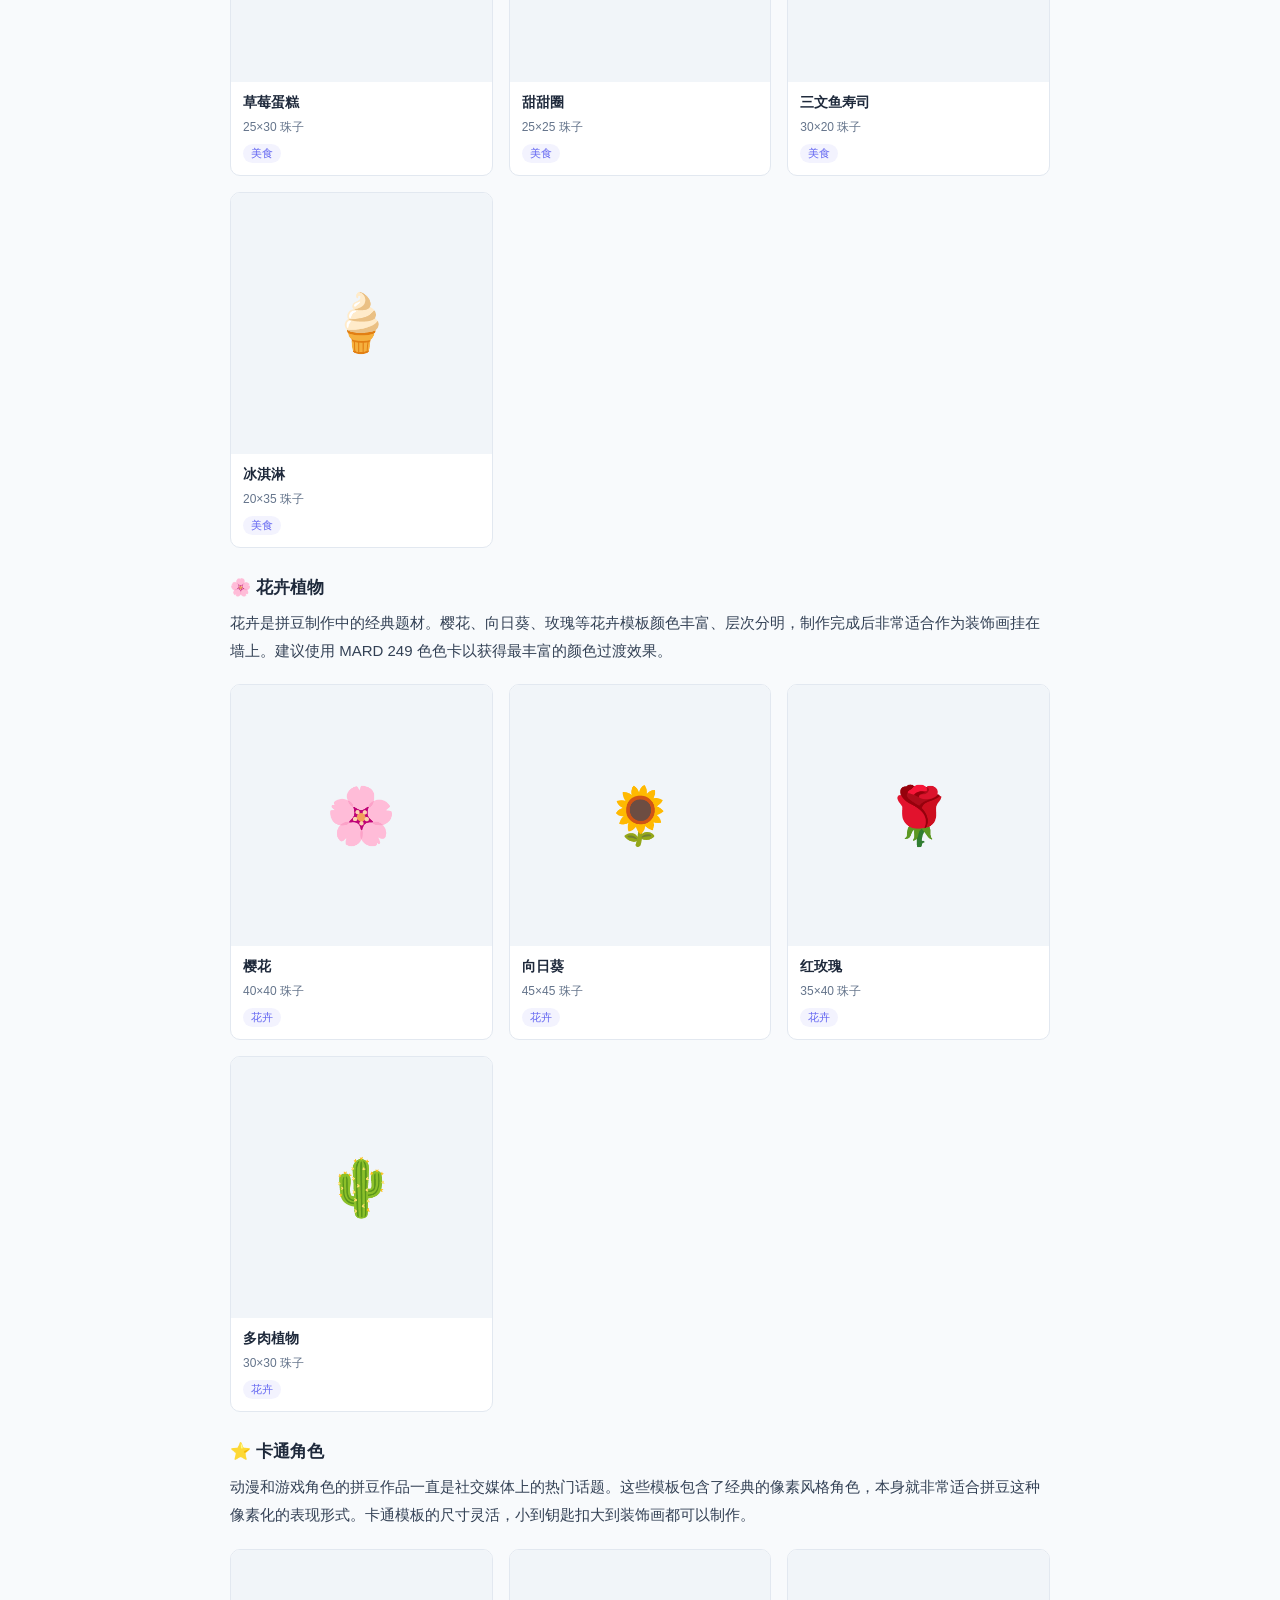
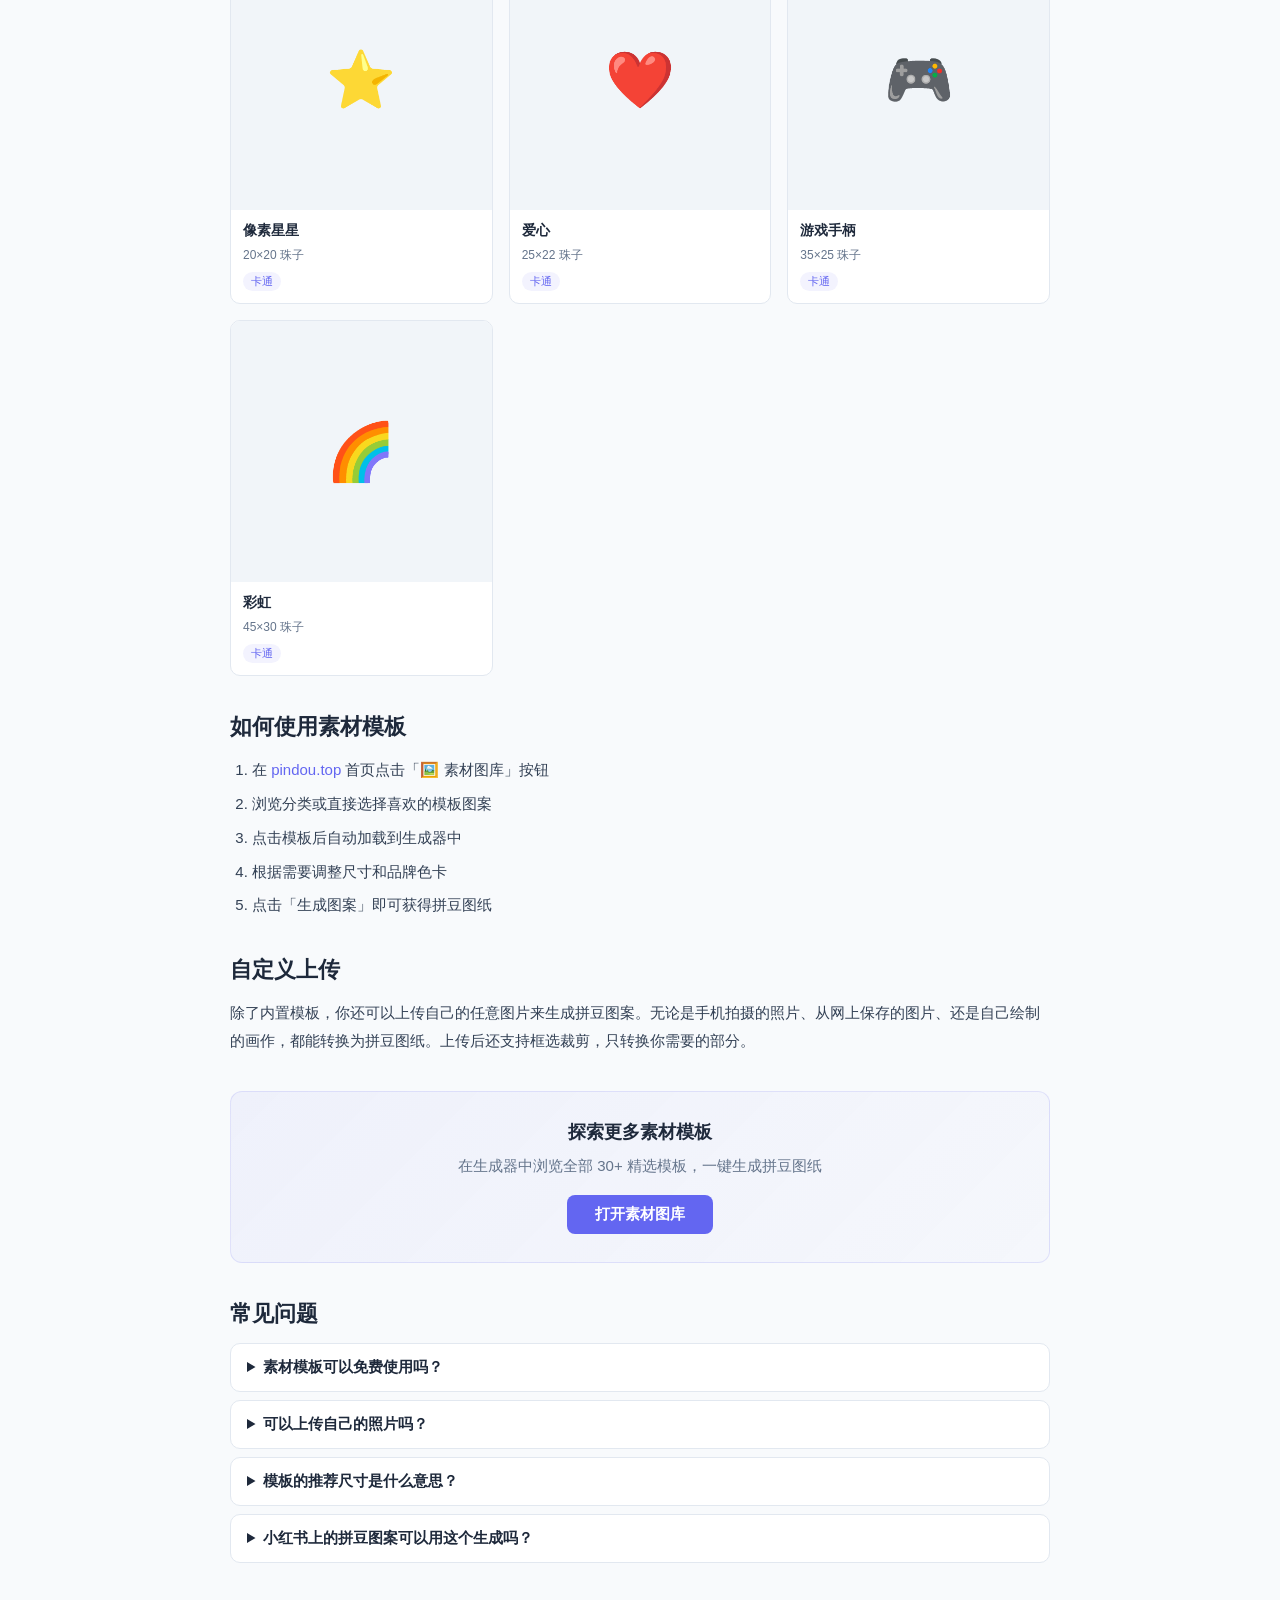
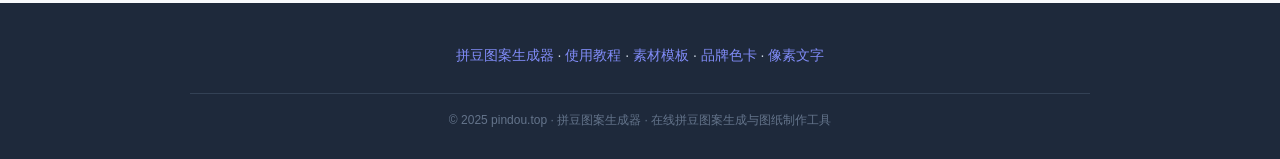
<file: templates.html>
<!DOCTYPE html>
<html lang="zh-CN">
<head>
  <meta charset="UTF-8">
  <meta name="viewport" content="width=device-width, initial-scale=1.0">
  <meta name="description" content="30+免费拼豆素材模板，包含萌宠、美食、花卉、卡通等热门分类。一键导入拼豆图案生成器，直接生成拼豆图纸开始制作。">
  <meta name="keywords" content="拼豆模板,拼豆素材,拼豆图纸模板,拼豆图案素材,免费拼豆模板,拼豆卡通模板,拼豆小红书模板,拼豆图案下载,拼豆花卉模板,热门拼豆图案">
  <meta property="og:title" content="30+ 免费拼豆素材模板 - 萌宠/美食/花卉/卡通 | pindou.top">
  <meta property="og:description" content="30多个热门拼豆素材模板免费使用，涵盖萌宠、美食、花卉、卡通等分类，一键生成拼豆图纸。">
  <meta property="og:type" content="website">
  <meta property="og:url" content="https://pindou.top/templates.html">
  <meta property="og:image" content="https://pindou.top/og-image.png">
  <meta property="og:site_name" content="拼豆图案生成器">
  <meta property="og:locale" content="zh_CN">
  <link rel="canonical" href="https://pindou.top/templates.html">
  <meta name="robots" content="index, follow, max-snippet:-1, max-image-preview:large">
  <meta name="theme-color" content="#6c5ce7">
  <link rel="icon" type="image/x-icon" href="/favicon.ico?v=20260409c">
  <link rel="shortcut icon" type="image/x-icon" href="/favicon.ico?v=20260409c">
  <link rel="icon" type="image/png" sizes="48x48" href="/favicon-48x48.png?v=20260409c">
  <link rel="icon" type="image/png" sizes="32x32" href="/favicon-32x32.png?v=20260409c">
  <link rel="icon" type="image/png" sizes="16x16" href="/favicon-16x16.png?v=20260409c">
  <link rel="apple-touch-icon" sizes="180x180" href="/apple-touch-icon.png?v=20260409c">
  <title>30+ 免费拼豆素材模板 - 热门拼豆图案模板下载 | pindou.top</title>
  <link rel="stylesheet" href="css/style.css?v=20260410f">
  <link rel="stylesheet" href="css/pages.css?v=20260411a">
  <style>
    .template-grid { display: grid; grid-template-columns: repeat(auto-fill, minmax(200px, 1fr)); gap: 16px; margin: 20px 0; }
    .template-card { background: var(--sf); border: 1px solid var(--bd); border-radius: var(--r); overflow: hidden; transition: .2s; }
    .template-card:hover { transform: translateY(-2px); box-shadow: 0 8px 24px rgba(0,0,0,.08); }
    .template-thumb { aspect-ratio: 1; background: var(--sf-h); display: flex; align-items: center; justify-content: center; font-size: 56px; }
    .template-info { padding: 12px; }
    .template-info h4 { font-size: 14px; font-weight: 600; margin-bottom: 4px; }
    .template-info p { font-size: 12px; color: var(--tx2); margin: 0; }
    .template-tag { display: inline-block; padding: 2px 8px; background: rgba(99,102,241,.08); color: var(--pri); border-radius: 10px; font-size: 11px; font-weight: 500; margin-top: 6px; }
    .category-filter { display: flex; flex-wrap: wrap; gap: 8px; justify-content: center; margin: 20px 0; }
    .category-btn { padding: 6px 16px; border-radius: 20px; border: 1px solid var(--bd); background: var(--sf); color: var(--tx2); font-size: 13px; cursor: pointer; transition: .2s; }
    .category-btn:hover, .category-btn.active { background: var(--pri); color: #fff; border-color: var(--pri); }
    @media (max-width: 600px) { .template-grid { grid-template-columns: repeat(2, 1fr); gap: 10px; } .template-thumb { font-size: 40px; } }
  </style>
  <!-- 51.la 统计 -->
  <script charset="UTF-8" id="LA_COLLECT" src="//sdk.51.la/js-sdk-pro.min.js"></script>
  <script>LA.init({id:"3PMGO3CTexApBTEj",ck:"3PMGO3CTexApBTEj"})</script>
  <script type="application/ld+json">
  {
    "@context": "https://schema.org",
    "@type": "CollectionPage",
    "name": "拼豆素材模板库",
    "description": "30多个免费拼豆素材模板，涵盖萌宠、美食、花卉、卡通等热门分类",
    "url": "https://pindou.top/templates.html",
    "isPartOf": {"@type": "WebSite", "name": "拼豆图案生成器", "url": "https://pindou.top"}
  }
  </script>
</head>
<body>

<header>
  <div class="header-top">
    <a href="/" style="text-decoration:none;color:inherit"><h1>🎨 拼豆图案生成器</h1></a>
  </div>
  <p class="subtitle">上传图片，自动生成拼豆珠子图案</p>
  <nav class="page-nav">
    <a href="/">首页</a>
    <a href="/tutorial.html">使用教程</a>
    <a href="/templates.html" class="active">素材模板</a>
    <a href="/color-cards.html">品牌色卡</a>
    <a href="/text-generator.html">像素文字</a>
  </nav>
</header>

<div class="breadcrumb">
  <a href="/">首页</a><span>›</span>素材模板库
</div>

<div class="page-hero">
  <h1>🖼️ 拼豆素材模板库</h1>
  <p>30+ 精选拼豆素材模板，选择喜欢的图案一键生成拼豆图纸</p>
</div>

<article class="page-content">

  <h2>热门模板分类</h2>
  <p>pindou.top 内置了 30 多个精选拼豆素材模板，涵盖小红书热门的拼豆图案类型。所有模板均已优化配色，确保生成的拼豆图纸效果最佳。点击任意模板即可在生成器中打开并自动生成拼豆图案。</p>

  <h3>🐱 萌宠素材</h3>
  <p>最受欢迎的拼豆模板类型。包括可爱的猫咪、小狗、兔子等萌宠形象，简洁的线条和丰富的色彩让成品非常适合做装饰品或送给朋友的小礼物。萌宠类模板通常使用 30-50 颗珠子的宽度，适合新手入门练习。</p>

  <div class="template-grid">
    <div class="template-card"><div class="template-thumb">🐱</div><div class="template-info"><h4>可爱猫咪</h4><p>40×40 珠子</p><span class="template-tag">萌宠</span></div></div>
    <div class="template-card"><div class="template-thumb">🐶</div><div class="template-info"><h4>柴犬头像</h4><p>35×35 珠子</p><span class="template-tag">萌宠</span></div></div>
    <div class="template-card"><div class="template-thumb">🐰</div><div class="template-info"><h4>小白兔</h4><p>30×35 珠子</p><span class="template-tag">萌宠</span></div></div>
    <div class="template-card"><div class="template-thumb">🐼</div><div class="template-info"><h4>大熊猫</h4><p>40×45 珠子</p><span class="template-tag">萌宠</span></div></div>
  </div>

  <h3>🍰 美食素材</h3>
  <p>用拼豆制作迷你美食造型非常有趣。从甜甜圈到寿司、从冰淇淋到蛋糕，这些美食模板色彩鲜艳、形状简洁，特别适合制作冰箱贴、手机链等小配件。美食类模板通常尺寸较小，20-35 颗珠子宽度即可完成。</p>

  <div class="template-grid">
    <div class="template-card"><div class="template-thumb">🍰</div><div class="template-info"><h4>草莓蛋糕</h4><p>25×30 珠子</p><span class="template-tag">美食</span></div></div>
    <div class="template-card"><div class="template-thumb">🍩</div><div class="template-info"><h4>甜甜圈</h4><p>25×25 珠子</p><span class="template-tag">美食</span></div></div>
    <div class="template-card"><div class="template-thumb">🍣</div><div class="template-info"><h4>三文鱼寿司</h4><p>30×20 珠子</p><span class="template-tag">美食</span></div></div>
    <div class="template-card"><div class="template-thumb">🍦</div><div class="template-info"><h4>冰淇淋</h4><p>20×35 珠子</p><span class="template-tag">美食</span></div></div>
  </div>

  <h3>🌸 花卉植物</h3>
  <p>花卉是拼豆制作中的经典题材。樱花、向日葵、玫瑰等花卉模板颜色丰富、层次分明，制作完成后非常适合作为装饰画挂在墙上。建议使用 MARD 249 色色卡以获得最丰富的颜色过渡效果。</p>

  <div class="template-grid">
    <div class="template-card"><div class="template-thumb">🌸</div><div class="template-info"><h4>樱花</h4><p>40×40 珠子</p><span class="template-tag">花卉</span></div></div>
    <div class="template-card"><div class="template-thumb">🌻</div><div class="template-info"><h4>向日葵</h4><p>45×45 珠子</p><span class="template-tag">花卉</span></div></div>
    <div class="template-card"><div class="template-thumb">🌹</div><div class="template-info"><h4>红玫瑰</h4><p>35×40 珠子</p><span class="template-tag">花卉</span></div></div>
    <div class="template-card"><div class="template-thumb">🌵</div><div class="template-info"><h4>多肉植物</h4><p>30×30 珠子</p><span class="template-tag">花卉</span></div></div>
  </div>

  <h3>⭐ 卡通角色</h3>
  <p>动漫和游戏角色的拼豆作品一直是社交媒体上的热门话题。这些模板包含了经典的像素风格角色，本身就非常适合拼豆这种像素化的表现形式。卡通模板的尺寸灵活，小到钥匙扣大到装饰画都可以制作。</p>

  <div class="template-grid">
    <div class="template-card"><div class="template-thumb">⭐</div><div class="template-info"><h4>像素星星</h4><p>20×20 珠子</p><span class="template-tag">卡通</span></div></div>
    <div class="template-card"><div class="template-thumb">❤️</div><div class="template-info"><h4>爱心</h4><p>25×22 珠子</p><span class="template-tag">卡通</span></div></div>
    <div class="template-card"><div class="template-thumb">🎮</div><div class="template-info"><h4>游戏手柄</h4><p>35×25 珠子</p><span class="template-tag">卡通</span></div></div>
    <div class="template-card"><div class="template-thumb">🌈</div><div class="template-info"><h4>彩虹</h4><p>45×30 珠子</p><span class="template-tag">卡通</span></div></div>
  </div>

  <h2>如何使用素材模板</h2>
  <ol>
    <li>在 <a href="/">pindou.top</a> 首页点击「🖼️ 素材图库」按钮</li>
    <li>浏览分类或直接选择喜欢的模板图案</li>
    <li>点击模板后自动加载到生成器中</li>
    <li>根据需要调整尺寸和品牌色卡</li>
    <li>点击「生成图案」即可获得拼豆图纸</li>
  </ol>

  <h2>自定义上传</h2>
  <p>除了内置模板，你还可以上传自己的任意图片来生成拼豆图案。无论是手机拍摄的照片、从网上保存的图片、还是自己绘制的画作，都能转换为拼豆图纸。上传后还支持框选裁剪，只转换你需要的部分。</p>

  <div class="page-cta">
    <h3>探索更多素材模板</h3>
    <p>在生成器中浏览全部 30+ 精选模板，一键生成拼豆图纸</p>
    <a href="/" class="btn-primary">打开素材图库</a>
  </div>

  <h2>常见问题</h2>
  <div class="page-faq">
    <details>
      <summary>素材模板可以免费使用吗？</summary>
      <p>所有内置素材模板均可免费使用，无需注册即可浏览和生成。</p>
    </details>
    <details>
      <summary>可以上传自己的照片吗？</summary>
      <p>当然可以。pindou.top 支持上传任意 JPG、PNG 格式的图片，上传后即可一键生成拼豆图案。</p>
    </details>
    <details>
      <summary>模板的推荐尺寸是什么意思？</summary>
      <p>推荐尺寸是模板在生成器中的默认宽高珠子数，也是该图案效果最好的尺寸。你可以根据实际需要调整大小。</p>
    </details>
    <details>
      <summary>小红书上的拼豆图案可以用这个生成吗？</summary>
      <p>可以。将小红书上看到的拼豆图案截图保存，上传到 pindou.top 即可自动生成对应的拼豆图纸和材料清单。也可以直接使用我们内置的热门模板。</p>
    </details>
  </div>
</article>

<footer class="seo-footer">
  <div class="seo-footer-inner">
    <p style="text-align:center;margin-bottom:12px;">
      <a href="/">拼豆图案生成器</a> · 
      <a href="/tutorial.html">使用教程</a> · 
      <a href="/templates.html">素材模板</a> · 
      <a href="/color-cards.html">品牌色卡</a> · 
      <a href="/text-generator.html">像素文字</a>
    </p>
    <p class="seo-copy">&copy; 2025 pindou.top · 拼豆图案生成器 · 在线拼豆图案生成与图纸制作工具</p>
  </div>
</footer>

<script src="js/tracker.js?v=20260412"></script>
</body>
</html>
</file>
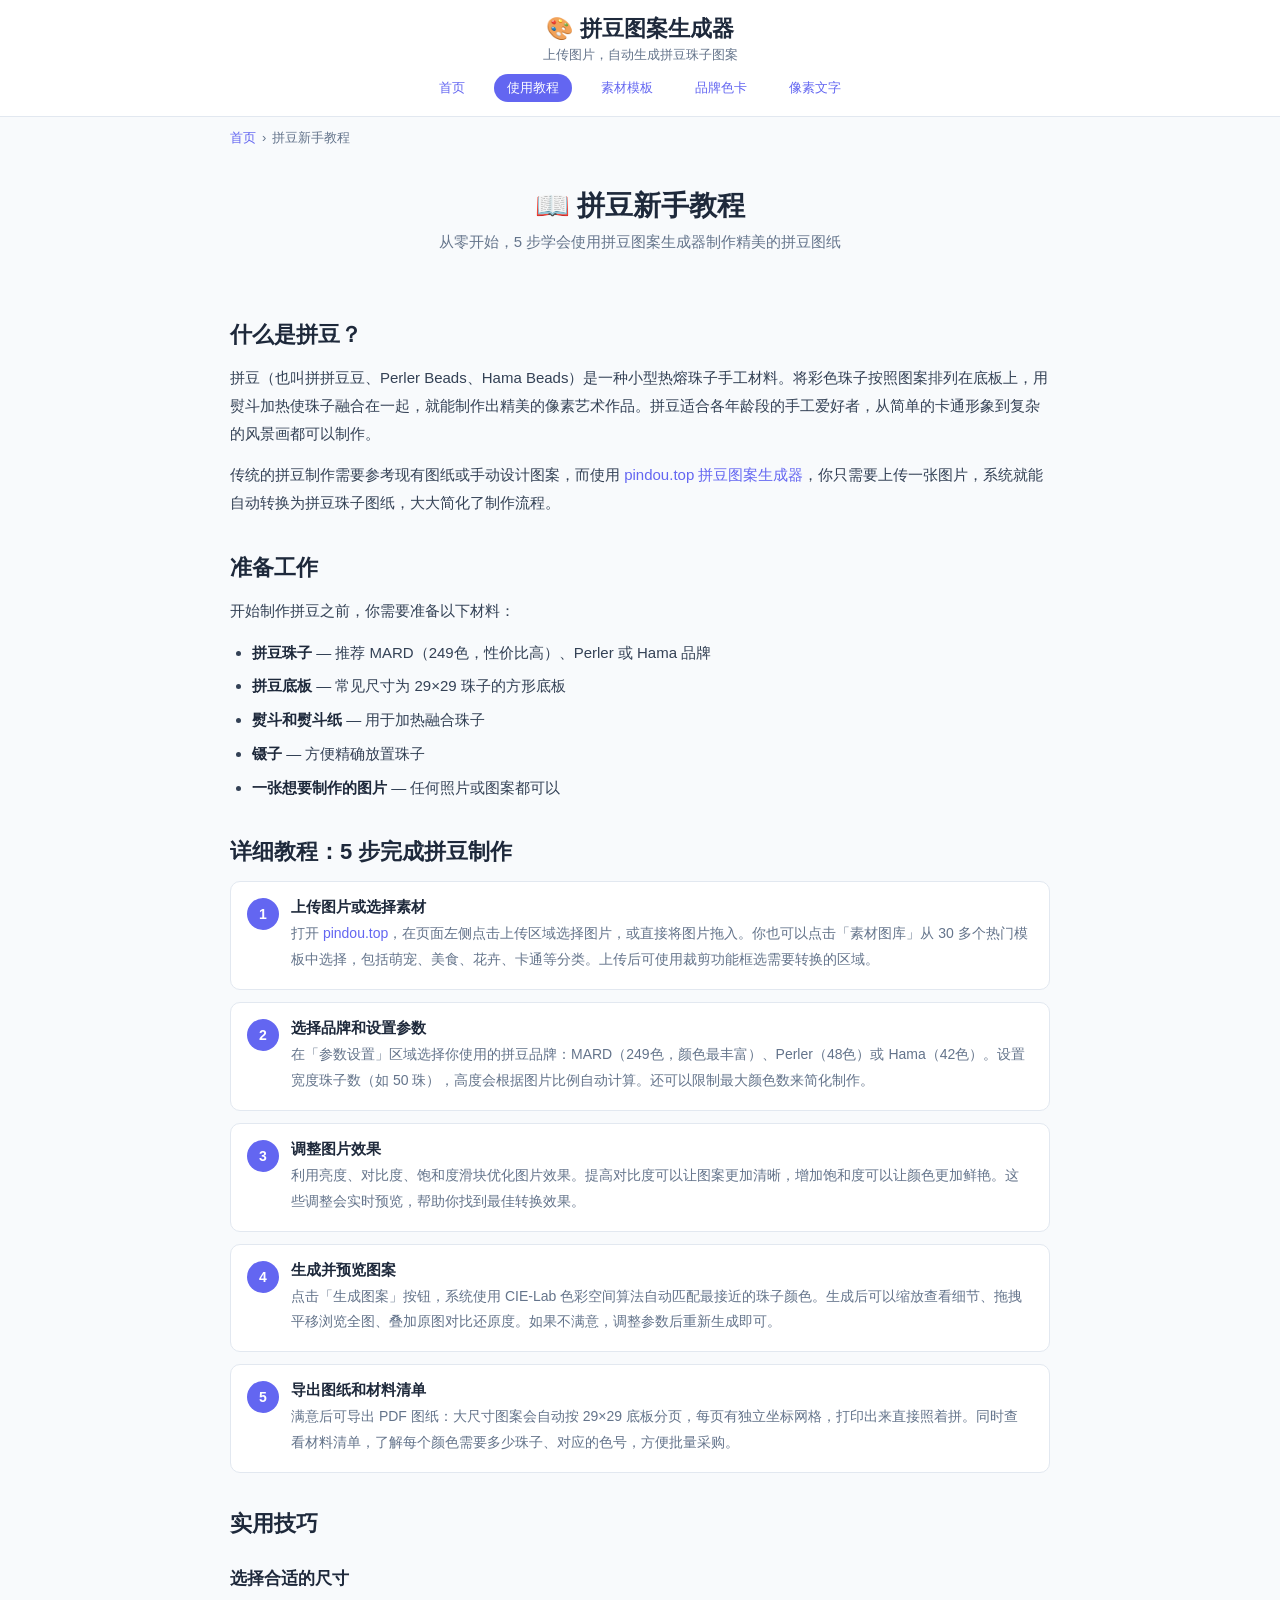
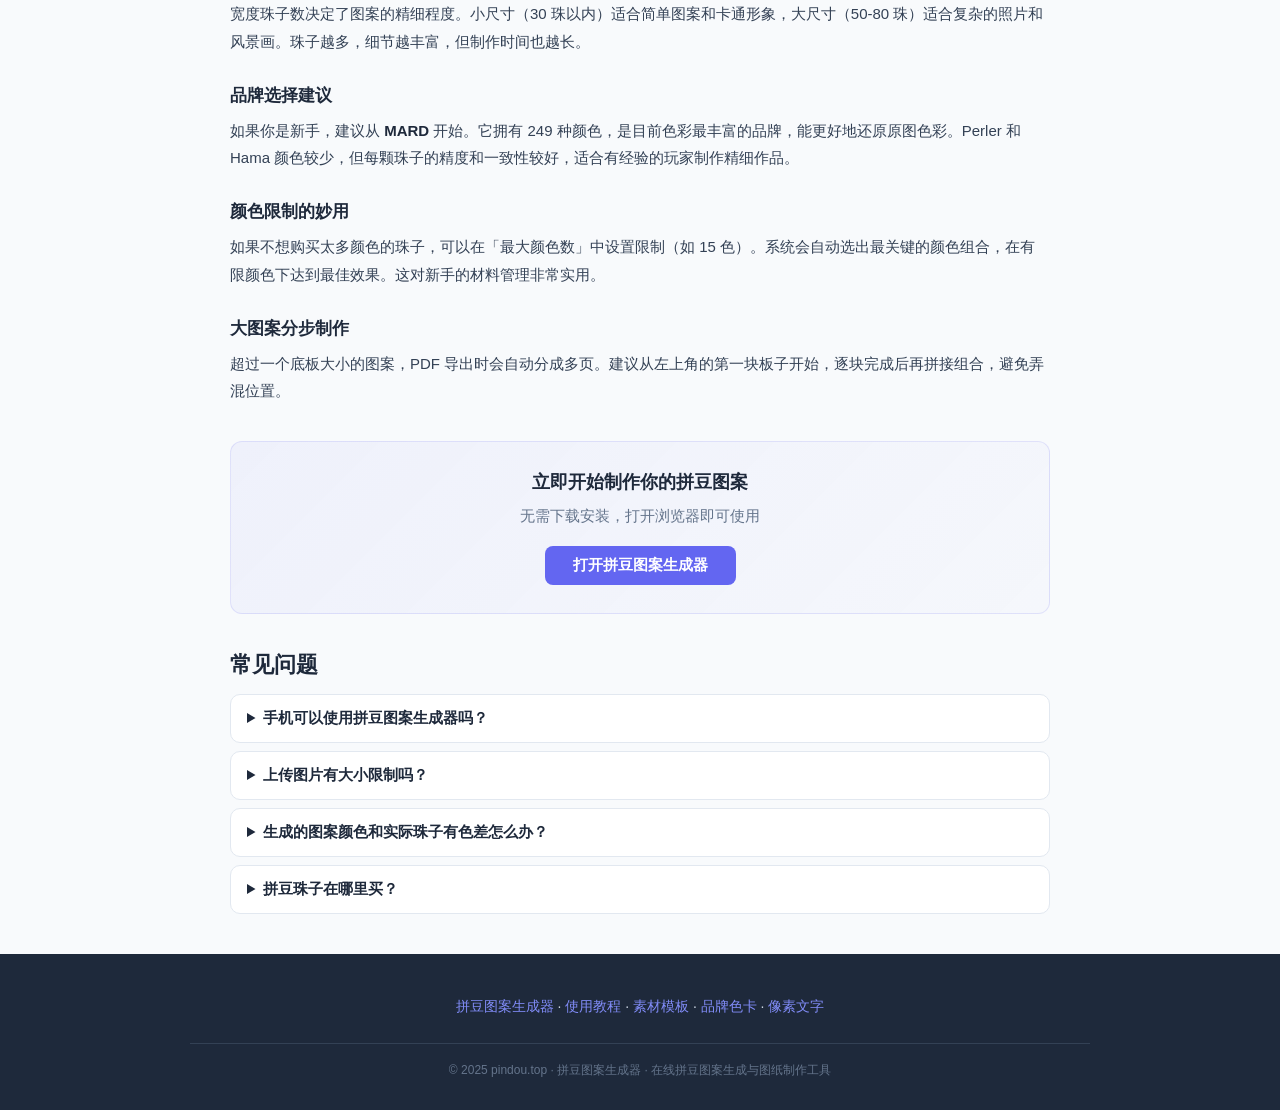
<file: tutorial.html>
<!DOCTYPE html>
<html lang="zh-CN">
<head>
  <meta charset="UTF-8">
  <meta name="viewport" content="width=device-width, initial-scale=1.0">
  <meta name="description" content="拼豆新手教程：从零开始学习拼豆图案制作。详细图文教程教你如何上传图片、选择色卡、生成拼豆图纸、导出PDF并完成拼豆作品。">
  <meta name="keywords" content="拼豆教程,拼豆怎么做,拼豆新手入门,拼豆图案怎么做,拼豆制作教程,拼拼豆豆教程,拼豆入门,拼豆图纸制作">
  <meta property="og:title" content="拼豆新手教程 - 从零开始制作拼豆图案 | pindou.top">
  <meta property="og:description" content="详细图文教程教你如何使用拼豆图案生成器，从上传图片到完成拼豆作品的完整流程。">
  <meta property="og:type" content="article">
  <meta property="og:url" content="https://pindou.top/tutorial.html">
  <meta property="og:image" content="https://pindou.top/og-image.png">
  <meta property="og:site_name" content="拼豆图案生成器">
  <meta property="og:locale" content="zh_CN">
  <link rel="canonical" href="https://pindou.top/tutorial.html">
  <meta name="robots" content="index, follow, max-snippet:-1, max-image-preview:large">
  <meta name="theme-color" content="#6c5ce7">
  <link rel="icon" type="image/x-icon" href="/favicon.ico?v=20260409c">
  <link rel="shortcut icon" type="image/x-icon" href="/favicon.ico?v=20260409c">
  <link rel="icon" type="image/png" sizes="48x48" href="/favicon-48x48.png?v=20260409c">
  <link rel="icon" type="image/png" sizes="32x32" href="/favicon-32x32.png?v=20260409c">
  <link rel="icon" type="image/png" sizes="16x16" href="/favicon-16x16.png?v=20260409c">
  <link rel="apple-touch-icon" sizes="180x180" href="/apple-touch-icon.png?v=20260409c">
  <title>拼豆新手教程 - 从零开始制作拼豆图案 | pindou.top</title>
  <link rel="stylesheet" href="css/style.css?v=20260410f">
  <link rel="stylesheet" href="css/pages.css?v=20260411a">
  <!-- 51.la 统计 -->
  <script charset="UTF-8" id="LA_COLLECT" src="//sdk.51.la/js-sdk-pro.min.js"></script>
  <script>LA.init({id:"3PMGO3CTexApBTEj",ck:"3PMGO3CTexApBTEj"})</script>
  <script type="application/ld+json">
  {
    "@context": "https://schema.org",
    "@type": "HowTo",
    "name": "如何使用拼豆图案生成器制作拼豆图纸",
    "description": "详细教程教你如何上传图片、选择品牌色卡、生成拼豆图纸并导出PDF完成制作。",
    "step": [
      {"@type": "HowToStep", "name": "上传图片", "text": "打开 pindou.top，在左侧面板点击上传区域或将图片拖入，也可以从素材图库选择模板。"},
      {"@type": "HowToStep", "name": "选择品牌和参数", "text": "选择拼豆品牌（MARD/Perler/Hama），设置宽度珠子数，调整亮度/对比度/饱和度。"},
      {"@type": "HowToStep", "name": "生成图案", "text": "点击「生成图案」按钮，系统使用 CIE-Lab 色彩算法自动匹配最接近的珠子颜色。"},
      {"@type": "HowToStep", "name": "预览和调整", "text": "在右侧预览区查看生成的拼豆图案，可缩放、拖拽查看细节，叠加原图对比效果。"},
      {"@type": "HowToStep", "name": "导出图纸", "text": "导出为 PDF（自动按 29×29 分板），或导出 PNG 图片，查看材料清单了解所需珠子。"}
    ]
  }
  </script>
</head>
<body>

<header>
  <div class="header-top">
    <a href="/" style="text-decoration:none;color:inherit"><h1>🎨 拼豆图案生成器</h1></a>
  </div>
  <p class="subtitle">上传图片，自动生成拼豆珠子图案</p>
  <nav class="page-nav">
    <a href="/">首页</a>
    <a href="/tutorial.html" class="active">使用教程</a>
    <a href="/templates.html">素材模板</a>
    <a href="/color-cards.html">品牌色卡</a>
    <a href="/text-generator.html">像素文字</a>
  </nav>
</header>

<div class="breadcrumb">
  <a href="/">首页</a><span>›</span>拼豆新手教程
</div>

<div class="page-hero">
  <h1>📖 拼豆新手教程</h1>
  <p>从零开始，5 步学会使用拼豆图案生成器制作精美的拼豆图纸</p>
</div>

<article class="page-content">

  <h2>什么是拼豆？</h2>
  <p>拼豆（也叫拼拼豆豆、Perler Beads、Hama Beads）是一种小型热熔珠子手工材料。将彩色珠子按照图案排列在底板上，用熨斗加热使珠子融合在一起，就能制作出精美的像素艺术作品。拼豆适合各年龄段的手工爱好者，从简单的卡通形象到复杂的风景画都可以制作。</p>
  <p>传统的拼豆制作需要参考现有图纸或手动设计图案，而使用 <a href="/">pindou.top 拼豆图案生成器</a>，你只需要上传一张图片，系统就能自动转换为拼豆珠子图纸，大大简化了制作流程。</p>

  <h2>准备工作</h2>
  <p>开始制作拼豆之前，你需要准备以下材料：</p>
  <ul>
    <li><strong>拼豆珠子</strong> — 推荐 MARD（249色，性价比高）、Perler 或 Hama 品牌</li>
    <li><strong>拼豆底板</strong> — 常见尺寸为 29×29 珠子的方形底板</li>
    <li><strong>熨斗和熨斗纸</strong> — 用于加热融合珠子</li>
    <li><strong>镊子</strong> — 方便精确放置珠子</li>
    <li><strong>一张想要制作的图片</strong> — 任何照片或图案都可以</li>
  </ul>

  <h2>详细教程：5 步完成拼豆制作</h2>

  <div class="steps">
    <div class="step-item">
      <h4>上传图片或选择素材</h4>
      <p>打开 <a href="/">pindou.top</a>，在页面左侧点击上传区域选择图片，或直接将图片拖入。你也可以点击「素材图库」从 30 多个热门模板中选择，包括萌宠、美食、花卉、卡通等分类。上传后可使用裁剪功能框选需要转换的区域。</p>
    </div>
    <div class="step-item">
      <h4>选择品牌和设置参数</h4>
      <p>在「参数设置」区域选择你使用的拼豆品牌：MARD（249色，颜色最丰富）、Perler（48色）或 Hama（42色）。设置宽度珠子数（如 50 珠），高度会根据图片比例自动计算。还可以限制最大颜色数来简化制作。</p>
    </div>
    <div class="step-item">
      <h4>调整图片效果</h4>
      <p>利用亮度、对比度、饱和度滑块优化图片效果。提高对比度可以让图案更加清晰，增加饱和度可以让颜色更加鲜艳。这些调整会实时预览，帮助你找到最佳转换效果。</p>
    </div>
    <div class="step-item">
      <h4>生成并预览图案</h4>
      <p>点击「生成图案」按钮，系统使用 CIE-Lab 色彩空间算法自动匹配最接近的珠子颜色。生成后可以缩放查看细节、拖拽平移浏览全图、叠加原图对比还原度。如果不满意，调整参数后重新生成即可。</p>
    </div>
    <div class="step-item">
      <h4>导出图纸和材料清单</h4>
      <p>满意后可导出 PDF 图纸：大尺寸图案会自动按 29×29 底板分页，每页有独立坐标网格，打印出来直接照着拼。同时查看材料清单，了解每个颜色需要多少珠子、对应的色号，方便批量采购。</p>
    </div>
  </div>

  <h2>实用技巧</h2>
  <h3>选择合适的尺寸</h3>
  <p>宽度珠子数决定了图案的精细程度。小尺寸（30 珠以内）适合简单图案和卡通形象，大尺寸（50-80 珠）适合复杂的照片和风景画。珠子越多，细节越丰富，但制作时间也越长。</p>

  <h3>品牌选择建议</h3>
  <p>如果你是新手，建议从 <strong>MARD</strong> 开始。它拥有 249 种颜色，是目前色彩最丰富的品牌，能更好地还原原图色彩。Perler 和 Hama 颜色较少，但每颗珠子的精度和一致性较好，适合有经验的玩家制作精细作品。</p>

  <h3>颜色限制的妙用</h3>
  <p>如果不想购买太多颜色的珠子，可以在「最大颜色数」中设置限制（如 15 色）。系统会自动选出最关键的颜色组合，在有限颜色下达到最佳效果。这对新手的材料管理非常实用。</p>

  <h3>大图案分步制作</h3>
  <p>超过一个底板大小的图案，PDF 导出时会自动分成多页。建议从左上角的第一块板子开始，逐块完成后再拼接组合，避免弄混位置。</p>

  <div class="page-cta">
    <h3>立即开始制作你的拼豆图案</h3>
    <p>无需下载安装，打开浏览器即可使用</p>
    <a href="/" class="btn-primary">打开拼豆图案生成器</a>
  </div>

  <h2>常见问题</h2>
  <div class="page-faq">
    <details>
      <summary>手机可以使用拼豆图案生成器吗？</summary>
      <p>可以。pindou.top 完全适配手机浏览器，iPhone 和安卓手机都能使用。打开浏览器输入 pindou.top 即可开始制作。</p>
    </details>
    <details>
      <summary>上传图片有大小限制吗？</summary>
      <p>建议使用清晰度较高的图片以获得更好的转换效果。系统会自动处理各种尺寸的图片，无需手动调整大小。</p>
    </details>
    <details>
      <summary>生成的图案颜色和实际珠子有色差怎么办？</summary>
      <p>pindou.top 使用 CIE-Lab 色彩空间进行科学配色，将色差降到最低。如果仍有差异，可以尝试调整图片的亮度和饱和度，或更换颜色更丰富的品牌（如 MARD 249色）。</p>
    </details>
    <details>
      <summary>拼豆珠子在哪里买？</summary>
      <p>MARD、Perler、Hama 珠子都可以在淘宝、拼多多等电商平台购买。建议搜索对应品牌名称，选择官方授权店铺。也可以根据生成器提供的材料清单按需购买单色包装。</p>
    </details>
  </div>
</article>

<footer class="seo-footer">
  <div class="seo-footer-inner">
    <p style="text-align:center;margin-bottom:12px;">
      <a href="/">拼豆图案生成器</a> · 
      <a href="/tutorial.html">使用教程</a> · 
      <a href="/templates.html">素材模板</a> · 
      <a href="/color-cards.html">品牌色卡</a> · 
      <a href="/text-generator.html">像素文字</a>
    </p>
    <p class="seo-copy">&copy; 2025 pindou.top · 拼豆图案生成器 · 在线拼豆图案生成与图纸制作工具</p>
  </div>
</footer>

<script src="js/tracker.js?v=20260412"></script>
</body>
</html>
</file>
<file: css/style.css>
* { margin: 0; padding: 0; box-sizing: border-box; }

:root {
  --pri: #6366f1;
  --pri-h: #4f46e5;
  --bg: #f8fafc;
  --sf: #ffffff;
  --sf-h: #f1f5f9;
  --tx: #1e293b;
  --tx2: #64748b;
  --bd: #e2e8f0;
  --r: 10px;
}

body {
  font-family: -apple-system, BlinkMacSystemFont, 'Segoe UI', Roboto, 'Helvetica Neue', sans-serif;
  background: var(--bg);
  color: var(--tx);
  min-height: 100vh;
}

/* ── Header ── */
header {
  background: var(--sf);
  border-bottom: 1px solid var(--bd);
  padding: 14px 24px;
  text-align: center;
}
.header-top {
  display: flex;
  justify-content: center;
  align-items: center;
  position: relative;
}
header h1 { font-size: 22px; font-weight: 700; }
header .subtitle { color: var(--tx2); font-size: 13px; margin-top: 2px; }
.user-area {
  position: absolute;
  right: 0;
  display: flex;
  align-items: center;
  gap: 8px;
  font-size: 13px;
}
.user-beans {
  background: linear-gradient(135deg, #fef3c7, #fde68a);
  padding: 3px 10px;
  border-radius: 20px;
  font-weight: 600;
  font-size: 12px;
}
.user-invite-btn {
  background: linear-gradient(135deg, #ede9fe, #dbeafe);
  border: 1px solid rgba(99,102,241,.2);
  color: var(--pri);
  padding: 4px 11px;
  border-radius: 999px;
  font-size: 12px;
  font-weight: 700;
  cursor: pointer;
  transition: .2s;
}
.user-invite-btn:hover {
  transform: translateY(-1px);
  box-shadow: 0 6px 16px rgba(99,102,241,.18);
}
.user-email {
  color: var(--tx2);
  max-width: 120px;
  overflow: hidden;
  text-overflow: ellipsis;
  white-space: nowrap;
}
.btn-text {
  background: none;
  border: none;
  color: var(--tx2);
  cursor: pointer;
  font-size: 12px;
}
.btn-text:hover { color: var(--pri); }
.btn-sm { padding: 4px 12px; font-size: 12px; }
.btn-outline {
  background: transparent;
  border: 1px solid var(--pri);
  color: var(--pri);
  border-radius: 6px;
  cursor: pointer;
  transition: .2s;
}
.btn-outline:hover { background: var(--pri); color: #fff; }

/* ── Highlights strip ── */
.highlights-strip {
  display: flex;
  flex-wrap: wrap;
  justify-content: center;
  gap: 6px;
  margin-top: 8px;
}
.hl-tag {
  display: inline-flex;
  align-items: center;
  gap: 3px;
  padding: 3px 10px;
  background: linear-gradient(135deg, rgba(99,102,241,.08), rgba(99,102,241,.04));
  border: 1px solid rgba(99,102,241,.18);
  border-radius: 20px;
  font-size: 12px;
  color: var(--pri);
  font-weight: 500;
  white-space: nowrap;
  transition: .2s;
}
.hl-tag:hover {
  background: linear-gradient(135deg, rgba(99,102,241,.16), rgba(99,102,241,.08));
  transform: translateY(-1px);
}

/* ── Layout ── */
main {
  display: flex;
  max-width: 1440px;
  margin: 0 auto;
  padding: 16px;
  gap: 16px;
  height: calc(100vh - 110px);
}

/* ── Sidebar ── */
.controls {
  width: 270px;
  flex-shrink: 0;
  display: flex;
  flex-direction: column;
  gap: 12px;
  overflow-y: auto;
}
.controls section {
  background: var(--sf);
  border-radius: var(--r);
  border: 1px solid var(--bd);
  padding: 14px;
}
.controls h3 {
  font-size: 12px;
  font-weight: 600;
  margin-bottom: 10px;
  color: var(--tx2);
  text-transform: uppercase;
  letter-spacing: .5px;
}

/* ── Drop zone ── */
.drop-zone {
  border: 2px dashed var(--bd);
  border-radius: var(--r);
  padding: 28px 12px;
  text-align: center;
  cursor: pointer;
  transition: .2s;
  color: var(--tx2);
  font-size: 13px;
  line-height: 1.7;
}
.drop-zone:hover, .drop-zone.dragover {
  border-color: var(--pri);
  background: rgba(99,102,241,.04);
  color: var(--pri);
}

/* ── Preview ── */
.preview-container {
  margin-top: 10px;
  border-radius: var(--r);
  overflow: hidden;
  border: 1px solid var(--bd);
}
.preview-container img { width: 100%; display: block; }
.restore-btn {
  margin: 6px 6px 0;
  width: calc(100% - 12px);
  font-size: 12px;
  padding: 7px 10px;
}
.restore-status {
  margin: 6px;
  padding: 8px 10px;
  border-radius: 8px;
  font-size: 12px;
  line-height: 1.5;
}
.restore-status-info {
  background: #eff6ff;
  color: #1d4ed8;
  border: 1px solid #bfdbfe;
}
.restore-status-success {
  background: #f0fdf4;
  color: #166534;
  border: 1px solid #bbf7d0;
}
.restore-status-error {
  background: #fef2f2;
  color: #b91c1c;
  border: 1px solid #fecaca;
}
.restore-panel-status {
  margin: 0 20px 16px;
  padding: 10px 12px;
  border-radius: 10px;
  font-size: 12px;
  line-height: 1.6;
}
.restore-panel-status-info {
  background: #eff6ff;
  color: #1d4ed8;
  border: 1px solid #bfdbfe;
}
.restore-panel-status-success {
  background: #f0fdf4;
  color: #166534;
  border: 1px solid #bbf7d0;
}
.restore-panel-status-error {
  background: #fef2f2;
  color: #b91c1c;
  border: 1px solid #fecaca;
}
.hidden { display: none !important; }

/* ── Form controls ── */
.control-group { margin-bottom: 10px; }
.control-group label {
  display: block;
  font-size: 13px;
  font-weight: 500;
  margin-bottom: 3px;
}
.control-group small { font-size: 11px; color: var(--tx2); }
.control-group select, .control-group input[type="range"] { width: 100%; }
select {
  padding: 5px 8px;
  border: 1px solid var(--bd);
  border-radius: 4px;
  font-size: 13px;
  background: var(--sf);
}
input[type="range"] { margin-top: 3px; }
.control-group label input[type="checkbox"] { margin-right: 5px; }

/* ── Buttons ── */
.btn {
  width: 100%;
  padding: 9px 14px;
  border: none;
  border-radius: var(--r);
  font-size: 14px;
  font-weight: 600;
  cursor: pointer;
  transition: .2s;
  margin-bottom: 6px;
}
.btn:disabled { opacity: .45; cursor: not-allowed; }
.btn-primary { background: var(--pri); color: #fff; }
.btn-primary:hover:not(:disabled) { background: var(--pri-h); }
.btn-secondary { background: var(--sf); color: var(--tx); border: 1px solid var(--bd); }
.btn-secondary:hover:not(:disabled) { background: var(--sf-h); }

/* ── Gallery button ── */
.btn-gallery {
  width: 100%;
  padding: 8px 14px;
  border: 1px dashed var(--pri);
  border-radius: var(--r);
  font-size: 13px;
  font-weight: 600;
  cursor: pointer;
  background: rgba(99,102,241,.04);
  color: var(--pri);
  margin-top: 6px;
  transition: .2s;
}
.btn-gallery:hover {
  background: rgba(99,102,241,.10);
  border-style: solid;
}

.import-divider {
  position: relative;
  text-align: center;
  margin: 10px 0 8px;
}
.import-divider::before {
  content: '';
  position: absolute;
  left: 0;
  right: 0;
  top: 50%;
  border-top: 1px solid var(--bd);
}
.import-divider span {
  position: relative;
  display: inline-block;
  padding: 0 10px;
  background: var(--sf);
  color: var(--tx2);
  font-size: 11px;
}

.xhs-import-box {
  margin-top: 6px;
  padding: 10px;
  border: 1px solid rgba(99,102,241,.16);
  border-radius: var(--r);
  background: linear-gradient(180deg, rgba(99,102,241,.04), rgba(99,102,241,.02));
}
.xhs-import-head {
  display: flex;
  flex-direction: column;
  gap: 3px;
  margin-bottom: 8px;
}
.xhs-import-head strong {
  font-size: 13px;
  color: var(--tx);
}
.xhs-import-head small {
  font-size: 11px;
  color: var(--tx2);
  line-height: 1.4;
}
.xhs-import-input {
  width: 100%;
  resize: vertical;
  min-height: 78px;
  padding: 10px 12px;
  border: 1px solid var(--bd);
  border-radius: 8px;
  font-size: 13px;
  line-height: 1.5;
  background: #fff;
  color: var(--tx);
  outline: none;
}
.xhs-import-input:focus {
  border-color: var(--pri);
  box-shadow: 0 0 0 3px rgba(99,102,241,.1);
}
.xhs-import-btn {
  margin: 8px 0 0;
}
.xhs-status {
  margin-top: 8px;
  padding: 8px 10px;
  border-radius: 8px;
  font-size: 12px;
  line-height: 1.5;
}
.xhs-status-info {
  background: #eff6ff;
  color: #1d4ed8;
  border: 1px solid #bfdbfe;
}
.xhs-status-success {
  background: #f0fdf4;
  color: #166534;
  border: 1px solid #bbf7d0;
}
.xhs-status-error {
  background: #fef2f2;
  color: #b91c1c;
  border: 1px solid #fecaca;
}
.xhs-result {
  margin-top: 10px;
}
.xhs-meta {
  margin-bottom: 8px;
}
.xhs-note-title {
  font-size: 12px;
  font-weight: 700;
  color: var(--tx);
  line-height: 1.5;
}
.xhs-note-desc {
  margin-top: 4px;
  font-size: 11px;
  color: var(--tx2);
  line-height: 1.5;
}
.xhs-grid {
  display: grid;
  grid-template-columns: repeat(2, minmax(0, 1fr));
  gap: 8px;
}
.xhs-card {
  position: relative;
  display: flex;
  flex-direction: column;
  gap: 6px;
  padding: 6px;
  border: 1px solid var(--bd);
  border-radius: 10px;
  background: #fff;
  cursor: pointer;
  transition: .18s;
}
.xhs-card:hover,
.xhs-card.is-importing {
  border-color: var(--pri);
  box-shadow: 0 6px 18px rgba(99,102,241,.12);
  transform: translateY(-1px);
}
.xhs-card img {
  width: 100%;
  aspect-ratio: 1 / 1;
  object-fit: cover;
  border-radius: 8px;
  background: #f8fafc;
}
.xhs-card-badge {
  position: absolute;
  top: 12px;
  left: 12px;
  padding: 2px 8px;
  border-radius: 999px;
  background: rgba(15,23,42,.82);
  color: #fff;
  font-size: 10px;
  font-weight: 600;
}
.xhs-card-meta {
  font-size: 11px;
  color: var(--tx2);
  text-align: center;
}

/* ── Gallery modal ── */
.gallery-box {
  background: var(--sf);
  border-radius: 14px;
  padding: 0;
  max-width: 680px;
  width: 94%;
  max-height: 85vh;
  display: flex;
  flex-direction: column;
  position: relative;
  box-shadow: 0 20px 60px rgba(0,0,0,0.25);
  overflow: hidden;
}
.gallery-header {
  padding: 20px 24px 12px;
  border-bottom: 1px solid var(--bd);
  position: relative;
}
.gallery-header h2 { font-size: 18px; font-weight: 700; }
.gallery-sub { font-size: 13px; color: var(--tx2); margin-top: 2px; }
.gallery-header .modal-close {
  position: absolute;
  top: 12px; right: 16px;
}
.gallery-tabs {
  display: flex;
  gap: 0;
  padding: 0 16px;
  border-bottom: 1px solid var(--bd);
  overflow-x: auto;
  flex-shrink: 0;
}
.gallery-tab {
  padding: 10px 14px;
  font-size: 13px;
  font-weight: 500;
  color: var(--tx2);
  cursor: pointer;
  border-bottom: 2px solid transparent;
  white-space: nowrap;
  transition: .15s;
}
.gallery-tab:hover { color: var(--tx); }
.gallery-tab.active {
  color: var(--pri);
  border-bottom-color: var(--pri);
  font-weight: 600;
}
.gallery-grid {
  flex: 1;
  overflow-y: auto;
  padding: 16px;
  display: grid;
  grid-template-columns: repeat(auto-fill, minmax(100px, 1fr));
  gap: 12px;
  align-content: start;
}
.gallery-item {
  display: flex;
  flex-direction: column;
  align-items: center;
  gap: 6px;
  padding: 10px 6px;
  border-radius: 8px;
  border: 1px solid var(--bd);
  cursor: pointer;
  transition: .15s;
  text-align: center;
}
.gallery-item:hover {
  border-color: var(--pri);
  background: rgba(99,102,241,.04);
  transform: translateY(-2px);
  box-shadow: 0 4px 12px rgba(99,102,241,.10);
}
.gallery-item img {
  width: 56px; height: 56px;
  object-fit: contain;
}
.gallery-item span {
  font-size: 11px;
  color: var(--tx2);
  line-height: 1.3;
}
.gallery-item small {
  font-size: 10px;
  color: var(--tx3, #999);
  background: var(--bg2, #f5f5f5);
  padding: 1px 6px;
  border-radius: 4px;
}
.gallery-mode-switch {
  display: flex;
  flex-wrap: wrap;
  gap: 8px;
  padding: 10px 16px 0;
}
.gallery-mode-btn {
  padding: 6px 12px;
  border-radius: 20px;
  border: 1px solid var(--bd);
  background: var(--bg);
  font-size: 13px;
  cursor: pointer;
  transition: .15s;
  color: var(--tx2);
  white-space: nowrap;
}
.gallery-mode-btn:hover {
  border-color: var(--pri);
  color: var(--pri);
}
.gallery-mode-btn.active {
  background: var(--pri);
  color: #fff;
  border-color: var(--pri);
}
.gallery-pattern-item img {
  width: 80px; height: 80px;
  image-rendering: pixelated;
  border-radius: 4px;
  border: 1px solid var(--bd);
}
.gallery-illust-item img {
  width: 80px; height: 80px;
  image-rendering: auto;
  object-fit: contain;
  background: #f5f5f5;
}

/* ── Pixel Text Panel ── */
.pixel-text-panel {
  flex: 1;
  overflow-y: auto;
  padding: 16px;
  display: flex;
  flex-direction: column;
  gap: 14px;
}
.pt-input-row {
  display: flex;
  gap: 8px;
}
.pt-input {
  flex: 1;
  padding: 10px 14px;
  border: 2px solid var(--bd);
  border-radius: 8px;
  font-size: 16px;
  font-family: 'Zpix', monospace;
  outline: none;
  transition: border-color .15s;
}
.pt-input:focus {
  border-color: var(--pri);
}
.pt-gen-btn {
  white-space: nowrap;
  padding: 10px 20px;
}
.pt-options {
  display: flex;
  gap: 12px;
  flex-wrap: wrap;
  align-items: center;
}
.pt-options label {
  font-size: 13px;
  color: var(--tx2);
  display: flex;
  align-items: center;
  gap: 4px;
}
.pt-options select {
  padding: 4px 8px;
  border: 1px solid var(--bd);
  border-radius: 6px;
  font-size: 13px;
}
.pt-preview-area {
  display: flex;
  flex-direction: column;
  align-items: center;
  gap: 8px;
  min-height: 80px;
  padding: 16px;
  background: var(--bg2, #f9fafb);
  border-radius: 10px;
  border: 1px dashed var(--bd);
}
.pt-preview img {
  image-rendering: pixelated;
}
.pt-info {
  font-size: 13px;
  color: var(--tx2);
}
.pt-presets {
  display: flex;
  flex-wrap: wrap;
  gap: 6px;
  align-items: center;
}
.pt-preset-label {
  font-size: 12px;
  color: var(--tx3, #999);
}
.pt-preset {
  padding: 4px 12px;
  border: 1px solid var(--bd);
  border-radius: 16px;
  background: var(--bg);
  font-size: 13px;
  cursor: pointer;
  transition: .15s;
  font-family: 'Zpix', monospace;
}
.pt-preset:hover {
  border-color: var(--pri);
  color: var(--pri);
  background: rgba(99,102,241,.04);
}

/* ── Stats ── */
.stats-section .stat-item {
  display: flex;
  justify-content: space-between;
  padding: 5px 0;
  font-size: 13px;
  border-bottom: 1px solid var(--bd);
}
.stats-section .stat-item:last-child { border-bottom: none; }
.stat-value { font-weight: 600; }

/* ── Pattern area ── */
.pattern-area {
  flex: 1;
  display: flex;
  flex-direction: column;
  gap: 12px;
  min-width: 0;
  overflow-y: auto;
  min-height: 0;
}
.pattern-container {
  position: relative;
  border-radius: var(--r);
}
.pattern-container canvas { display: none; width: 100%; height: 100%; }
.pattern-container.has-pattern {
  flex: 1;
  min-height: 300px;
  background: var(--sf);
  border: 1px solid var(--bd);
  resize: vertical;
  overflow: auto;
}
.pattern-container.has-pattern canvas { display: block; }

/* ── Fullscreen button ── */
.fullscreen-btn {
  position: absolute;
  top: 8px;
  right: 8px;
  z-index: 10;
  width: 36px;
  height: 36px;
  border: none;
  border-radius: 6px;
  background: rgba(0,0,0,0.45);
  color: #fff;
  font-size: 20px;
  cursor: pointer;
  display: flex;
  align-items: center;
  justify-content: center;
  opacity: 0;
  transition: opacity 0.2s;
  line-height: 1;
}
.pattern-container:hover .fullscreen-btn:not(.hidden),
.fullscreen-btn:focus { opacity: 1; }
/* On touch devices, always show the button */
@media (hover: none) {
  .fullscreen-btn:not(.hidden) { opacity: 1; }
}
.pattern-container:fullscreen .fullscreen-btn,
.pattern-container:-webkit-full-screen .fullscreen-btn { opacity: 1; }
/* iOS / fallback overlay fullscreen */
.pattern-container.fake-fullscreen { position: fixed; inset: 0; z-index: 9999; border-radius: 0; background: #fff; border: none; min-height: unset; resize: none; height: 100vh !important; overflow: hidden; }
.pattern-container.fake-fullscreen .fullscreen-btn { opacity: 1; }

.empty-state {
  display: flex;
  align-items: center;
  justify-content: center;
  color: var(--tx2);
  font-size: 15px;
  pointer-events: none;
  padding: 12px 0;
}

/* ── Feature showcase ── */
.feature-showcase {
  max-width: 100%;
  pointer-events: auto;
}
.feature-showcase h2 {
  font-size: 16px;
  font-weight: 700;
  color: var(--tx);
  margin-bottom: 12px;
  text-align: center;
}
.feature-grid {
  display: grid;
  grid-template-columns: repeat(4, 1fr);
  gap: 8px;
}
.feature-card {
  background: var(--sf);
  border: 1px solid var(--bd);
  border-radius: 8px;
  padding: 10px 8px;
  text-align: center;
  transition: .2s;
}
.feature-card:hover {
  border-color: var(--pri);
  box-shadow: 0 2px 8px rgba(99,102,241,.10);
  transform: translateY(-1px);
}
.fc-icon {
  font-size: 22px;
  margin-bottom: 4px;
}
.feature-card h4 {
  font-size: 11px;
  font-weight: 600;
  color: var(--tx);
  margin-bottom: 2px;
}
.feature-card p {
  font-size: 10px;
  line-height: 1.4;
  color: var(--tx2);
}
.showcase-cta {
  text-align: center;
  margin-top: 10px;
  font-size: 13px;
  color: var(--pri);
  font-weight: 600;
}

/* ── Legend ── */
.legend-section {
  background: var(--sf);
  border-radius: var(--r);
  border: 1px solid var(--bd);
  padding: 14px;
}
.legend-section h3 {
  font-size: 12px;
  font-weight: 600;
  margin-bottom: 10px;
  color: var(--tx2);
  text-transform: uppercase;
  letter-spacing: .5px;
}
.legend-content { display: flex; flex-wrap: wrap; gap: 6px; max-height: 260px; overflow-y: auto; }
.legend-item {
  display: flex;
  align-items: center;
  gap: 5px;
  padding: 3px 7px;
  border-radius: 4px;
  border: 1px solid var(--bd);
  font-size: 12px;
  background: var(--bg);
}
.legend-color {
  width: 18px;
  height: 18px;
  border-radius: 3px;
  border: 1px solid rgba(0,0,0,.12);
  flex-shrink: 0;
}
.legend-code { font-weight: 600; }
.legend-name { color: var(--tx2); max-width: 90px; overflow: hidden; text-overflow: ellipsis; white-space: nowrap; }
.legend-count { color: var(--tx2); }
.legend-bags {
  color: var(--pri);
  font-size: 11px;
  font-weight: 600;
  margin-left: auto;
}

/* ── Bead tooltip ── */
.bead-tooltip {
  position: fixed;
  background: rgba(30,41,59,.92);
  color: #fff;
  padding: 6px 10px;
  border-radius: 6px;
  font-size: 12px;
  line-height: 1.5;
  pointer-events: none;
  z-index: 500;
  white-space: nowrap;
  box-shadow: 0 4px 12px rgba(0,0,0,.2);
}
.tip-swatch {
  display: inline-block;
  width: 12px; height: 12px;
  border-radius: 2px;
  border: 1px solid rgba(255,255,255,.4);
  vertical-align: middle;
  margin-right: 4px;
}

/* ── Usage info ── */
.usage-info {
  text-align: center;
  font-size: 12px;
  color: var(--tx2);
  padding: 6px 0 2px;
}
.usage-info b { color: var(--pri); font-size: 14px; }
.usage-info.usage-low b { color: #ef4444; }

/* ── Modal ── */
.modal-overlay {
  position: fixed;
  inset: 0;
  background: rgba(0,0,0,0.45);
  display: flex;
  align-items: center;
  justify-content: center;
  padding: 20px 16px;
  overflow-y: auto;
  z-index: 1000;
}
.modal-box {
  background: var(--sf);
  border-radius: 14px;
  padding: 28px 32px;
  max-width: 420px;
  width: 90%;
  max-height: calc(100vh - 40px);
  overflow: auto;
  position: relative;
  box-shadow: 0 20px 60px rgba(0,0,0,0.2);
}
.modal-close {
  position: absolute;
  top: 10px; right: 14px;
  background: none; border: none;
  font-size: 22px; cursor: pointer;
  color: var(--tx2);
}
.modal-box h2 { font-size: 20px; margin-bottom: 10px; }
.modal-box p { font-size: 14px; color: var(--tx2); line-height: 1.6; }
.modal-box ul {
  list-style: none;
  padding: 0;
  margin: 10px 0;
}
.modal-box ul li {
  font-size: 14px;
  padding: 4px 0;
}
.pricing {
  display: flex;
  gap: 12px;
  margin-top: 14px;
}
.price-card {
  flex: 1;
  border: 1px solid var(--bd);
  border-radius: 10px;
  padding: 14px;
  text-align: center;
  position: relative;
}
.price-card.featured {
  border-color: var(--pri);
  background: rgba(99,102,241,0.04);
}
.price-badge {
  position: absolute;
  top: -10px; right: 12px;
  background: var(--pri);
  color: #fff;
  font-size: 11px;
  padding: 2px 8px;
  border-radius: 4px;
}
.price-label { font-size: 13px; color: var(--tx2); margin-bottom: 4px; }
.price-amount { font-size: 22px; font-weight: 700; color: var(--tx); }
.price-amount span { font-size: 13px; font-weight: 400; color: var(--tx2); }
.modal-hint { font-size: 11px; color: #aaa; text-align: center; margin-top: 8px; }
.price-desc { font-size: 11px; color: var(--tx2); margin-top: 4px; }

.pixel-restore-box {
  background: var(--sf);
  border-radius: 16px;
  width: min(1100px, 96vw);
  max-height: calc(100vh - 36px);
  display: flex;
  flex-direction: column;
  overflow: hidden;
  box-shadow: 0 20px 60px rgba(0,0,0,.24);
}
.pixel-restore-header {
  display: flex;
  justify-content: space-between;
  align-items: flex-start;
  gap: 12px;
  padding: 20px 20px 14px;
  border-bottom: 1px solid var(--bd);
  position: relative;
}
.pixel-restore-header h2 {
  font-size: 20px;
  margin-bottom: 6px;
}
.pixel-restore-header p {
  font-size: 13px;
  color: var(--tx2);
  line-height: 1.6;
}
.pixel-restore-toolbar {
  display: flex;
  align-items: center;
  flex-wrap: wrap;
  gap: 12px;
  padding: 14px 20px;
  border-bottom: 1px solid var(--bd);
  background: linear-gradient(180deg, rgba(99,102,241,.04), rgba(99,102,241,.01));
}
.restore-mode-group {
  display: inline-flex;
  gap: 8px;
}
.restore-mode-btn {
  border: 1px solid var(--bd);
  background: var(--bg);
  color: var(--tx2);
  padding: 8px 14px;
  border-radius: 999px;
  font-size: 13px;
  font-weight: 600;
  cursor: pointer;
  transition: .15s;
}
.restore-mode-btn:hover {
  border-color: var(--pri);
  color: var(--pri);
}
.restore-mode-btn.active {
  background: var(--pri);
  color: #fff;
  border-color: var(--pri);
}
.restore-scale-group {
  display: inline-flex;
  align-items: center;
  gap: 8px;
  font-size: 13px;
  color: var(--tx2);
}
.restore-scale-group select {
  min-width: 76px;
}
.restore-meta {
  margin-left: auto;
  font-size: 12px;
  color: var(--tx2);
}
.pixel-restore-grid {
  flex: 1;
  min-height: 0;
  overflow: auto;
  padding: 20px;
  display: grid;
  grid-template-columns: minmax(0, 1fr) minmax(0, 1fr);
  gap: 16px;
}
.pixel-restore-pane {
  min-width: 0;
  display: flex;
  flex-direction: column;
  gap: 10px;
  border: 1px solid var(--bd);
  border-radius: 14px;
  background: #f8fafc;
  padding: 12px;
}
.pixel-restore-pane h3 {
  font-size: 12px;
  font-weight: 700;
  color: var(--tx2);
  text-transform: uppercase;
  letter-spacing: .5px;
}
.pixel-restore-stage {
  flex: 1;
  min-height: 280px;
  display: flex;
  align-items: center;
  justify-content: center;
  padding: 16px;
  overflow: auto;
  border: 1px dashed var(--bd);
  border-radius: 12px;
  background:
    linear-gradient(45deg, rgba(148,163,184,.08) 25%, transparent 25%, transparent 75%, rgba(148,163,184,.08) 75%, rgba(148,163,184,.08)),
    linear-gradient(45deg, rgba(148,163,184,.08) 25%, transparent 25%, transparent 75%, rgba(148,163,184,.08) 75%, rgba(148,163,184,.08));
  background-position: 0 0, 10px 10px;
  background-size: 20px 20px;
}
.pixel-restore-stage img,
.pixel-restore-stage canvas {
  display: block;
  max-width: 100%;
  height: auto;
  background: #fff;
  box-shadow: 0 10px 32px rgba(15,23,42,.12);
  image-rendering: pixelated;
}
.pixel-restore-actions {
  display: flex;
  justify-content: flex-end;
  padding: 0 20px 20px;
}
.pixel-restore-actions .btn {
  width: auto;
  min-width: 180px;
  margin-bottom: 0;
}

/* ── Auth Modal ── */
.auth-modal-box { max-width: 380px; }
.auth-tabs {
  display: flex;
  gap: 0;
  margin: 16px 0 12px;
  border: 1px solid var(--bd);
  border-radius: 8px;
  overflow: hidden;
}
.auth-tab {
  flex: 1;
  padding: 8px;
  border: none;
  background: var(--bg);
  cursor: pointer;
  font-size: 13px;
  font-weight: 600;
  color: var(--tx2);
  transition: .2s;
}
.auth-tab.active {
  background: var(--pri);
  color: #fff;
}
.auth-form { display: flex; flex-direction: column; gap: 10px; }
.auth-form .form-group { width: 100%; }
.auth-form label {
  display: block;
  font-size: 12px;
  font-weight: 600;
  color: var(--tx2);
  margin-bottom: 4px;
}
.auth-form input {
  width: 100%;
  padding: 10px 12px;
  border: 1px solid var(--bd);
  border-radius: 8px;
  font-size: 14px;
  outline: none;
  transition: .2s;
  box-sizing: border-box;
}
.auth-form input:focus { border-color: var(--pri); box-shadow: 0 0 0 3px rgba(99,102,241,.1); }
.auth-form input.input-error { border-color: #ef4444; }
.auth-form input.input-error:focus { box-shadow: 0 0 0 3px rgba(239,68,68,.12); }
.auth-form input.input-ok { border-color: #22c55e; }
.field-error {
  display: block;
  font-size: 12px;
  color: #ef4444;
  min-height: 16px;
  margin-top: 2px;
  transition: .2s;
}
.code-group {
  display: flex;
  gap: 8px;
  align-items: flex-end;
}
.code-group .code-input-wrap { flex: 1; min-width: 0; }
.code-group input { flex: 1; min-width: 0; }
.send-code-btn {
  padding: 10px 14px;
  background: transparent;
  border: 1px solid var(--pri);
  color: var(--pri);
  border-radius: 8px;
  font-size: 13px;
  font-weight: 600;
  cursor: pointer;
  white-space: nowrap;
  transition: .2s;
  margin-bottom: 1px;
}
.send-code-btn:hover { background: var(--pri); color: #fff; }
.send-code-btn:disabled { opacity: .5; cursor: not-allowed; }
.btn-full { width: 100%; padding: 10px; position: relative; display: flex; align-items: center; justify-content: center; gap: 8px; }
.auth-tip {
  color: var(--tx2);
  font-size: 13px;
  margin-top: 4px;
}
.label-optional {
  font-size: 11px;
  color: var(--tx2);
  font-weight: 500;
}
.invite-field-tip {
  font-size: 12px;
  color: var(--tx2);
  line-height: 1.5;
}
.invite-field-tip.is-valid { color: #15803d; }
.invite-field-tip.is-error { color: #ef4444; }
/* Password toggle */
.pw-input-wrap {
  position: relative;
  width: 100%;
}
.pw-input-wrap input { padding-right: 40px; }
.pw-toggle {
  position: absolute;
  right: 8px;
  top: 50%;
  transform: translateY(-50%);
  background: none;
  border: none;
  cursor: pointer;
  font-size: 16px;
  line-height: 1;
  padding: 4px;
  opacity: .5;
  transition: .2s;
}
.pw-toggle:hover { opacity: 1; }
/* Spinner */
.btn-spinner {
  display: inline-block;
  width: 16px;
  height: 16px;
  border: 2px solid rgba(255,255,255,.3);
  border-top-color: #fff;
  border-radius: 50%;
  animation: spin .6s linear infinite;
}
.btn-spinner.hidden { display: none; }
@keyframes spin { to { transform: rotate(360deg); } }
/* Forgot password */
.forgot-link {
  text-align: center;
  margin-top: 4px;
}
.forgot-link a {
  font-size: 12px;
  color: var(--tx2);
  text-decoration: none;
}
.forgot-link a:hover { color: var(--pri); }
/* Toast */
.toast {
  position: fixed;
  top: 20px;
  left: 50%;
  transform: translateX(-50%) translateY(-20px);
  background: #22c55e;
  color: #fff;
  padding: 10px 24px;
  border-radius: 8px;
  font-size: 14px;
  font-weight: 600;
  box-shadow: 0 4px 20px rgba(0,0,0,.15);
  z-index: 2000;
  opacity: 0;
  transition: opacity .3s, transform .3s;
  pointer-events: none;
}
.toast.toast-error { background: #ef4444; }
.toast.show {
  opacity: 1;
  transform: translateX(-50%) translateY(0);
}

/* ── Responsive ── */
@media (max-width: 800px) {
  main { flex-direction: column; height: auto; }
  .controls { width: 100%; }
  .pattern-container.has-pattern { flex: none; height: 50vh; }
  .feature-grid { grid-template-columns: repeat(2, 1fr); }
  .xhs-grid { grid-template-columns: repeat(3, minmax(0, 1fr)); }
  .pixel-restore-box { width: 100%; max-height: calc(100vh - 16px); }
  .pixel-restore-toolbar { align-items: stretch; }
  .restore-meta { width: 100%; margin-left: 0; }
  .pixel-restore-grid { grid-template-columns: 1fr; padding: 14px; }
  .pixel-restore-stage { min-height: 220px; }
  .pixel-restore-actions { padding: 0 14px 14px; }
  .pixel-restore-actions .btn { width: 100%; }
  .empty-state-mobile {
    display: block;
    padding: 0 0 12px;
  }
  .empty-state-mobile .feature-showcase {
    width: 100%;
  }
  .feature-highlights-mobile {
    margin-top: 12px;
  }
}

/* ── Crop overlay ── */
.preview-container { position: relative; }
.preview-img-wrap {
  position: relative;
  overflow: hidden;
  border-radius: var(--r);
}
.preview-img-wrap img { display: block; width: 100%; }
.crop-overlay {
  position: absolute;
  inset: 0;
  background: transparent;
  cursor: crosshair;
  z-index: 10;
}
.crop-box {
  position: absolute;
  border: 2px dashed #fff;
  box-shadow: 0 0 0 9999px rgba(0,0,0,.5);
  background: transparent;
  min-width: 10px;
  min-height: 10px;
  pointer-events: none;
}
.crop-actions {
  display: flex;
  gap: 6px;
  margin-top: 4px;
  position: relative;
  z-index: 20;
}
.crop-btn { margin-top: 4px; position: relative; z-index: 20; }

/* ── Comparison overlay ── */
.compare-overlay {
  position: absolute;
  inset: 0;
  z-index: 5;
  pointer-events: none;
}
.compare-overlay img {
  width: 100%;
  height: 100%;
  object-fit: contain;
  opacity: 0.55;
}
.compare-slider-wrap {
  position: absolute;
  bottom: 10px;
  left: 50%;
  transform: translateX(-50%);
  z-index: 6;
  background: rgba(30,41,59,.8);
  padding: 4px 12px;
  border-radius: 6px;
  display: flex;
  align-items: center;
  gap: 6px;
  pointer-events: auto;
}
.compare-slider-wrap label { color: #fff; font-size: 12px; }
.compare-slider-wrap input { width: 100px; }

/* ── History ── */
.history-section {
  background: var(--sf);
  border-radius: var(--r);
  border: 1px solid var(--bd);
  padding: 14px;
}
.history-section h3 {
  font-size: 12px;
  font-weight: 600;
  margin-bottom: 10px;
  color: var(--tx2);
  text-transform: uppercase;
  letter-spacing: .5px;
}
.history-content { display: flex; flex-direction: column; gap: 6px; }
.history-empty { font-size: 12px; color: var(--tx2); text-align: center; }
.history-item {
  display: flex;
  align-items: center;
  gap: 8px;
  padding: 6px;
  border-radius: 6px;
  border: 1px solid var(--bd);
  cursor: pointer;
  transition: .15s;
  font-size: 12px;
}
.history-item:hover { background: var(--sf-h); border-color: var(--pri); }
.history-thumb {
  width: 40px; height: 40px;
  border-radius: 4px;
  object-fit: cover;
  border: 1px solid var(--bd);
}
.history-meta { flex: 1; min-width: 0; }
.history-meta .h-size { font-weight: 600; }
.history-meta .h-date { color: var(--tx2); font-size: 11px; }
.history-del {
  background: none;
  border: none;
  color: var(--tx2);
  cursor: pointer;
  font-size: 14px;
  padding: 2px 4px;
}
.history-del:hover { color: #ef4444; }

/* ── Bead picker popup ── */
.bead-picker {
  position: fixed;
  z-index: 600;
  background: var(--sf);
  border-radius: 10px;
  box-shadow: 0 12px 40px rgba(0,0,0,.22);
  width: 260px;
  max-height: 360px;
  display: flex;
  flex-direction: column;
  overflow: hidden;
}
.bp-header {
  display: flex;
  align-items: center;
  justify-content: space-between;
  padding: 8px 12px;
  border-bottom: 1px solid var(--bd);
  font-size: 13px;
  font-weight: 600;
}
.bp-close {
  background: none; border: none; font-size: 18px;
  cursor: pointer; color: var(--tx2); line-height: 1;
}
.bp-search {
  margin: 6px 10px;
  padding: 5px 8px;
  border: 1px solid var(--bd);
  border-radius: 5px;
  font-size: 12px;
  outline: none;
}
.bp-search:focus { border-color: var(--pri); }
.bp-colors {
  flex: 1;
  overflow-y: auto;
  padding: 4px 8px 8px;
  display: grid;
  grid-template-columns: repeat(auto-fill, minmax(36px, 1fr));
  gap: 4px;
  align-content: start;
}
.bp-swatch {
  width: 36px; height: 36px;
  border-radius: 4px;
  border: 2px solid transparent;
  cursor: pointer;
  position: relative;
  transition: .15s;
}
.bp-swatch:hover {
  border-color: var(--pri);
  transform: scale(1.15);
  z-index: 1;
}
.bp-swatch.bp-active {
  border-color: var(--pri);
  box-shadow: 0 0 0 2px rgba(99,102,241,.35);
}
.bp-swatch::after {
  content: attr(data-code);
  position: absolute;
  bottom: -14px;
  left: 50%;
  transform: translateX(-50%);
  font-size: 8px;
  white-space: nowrap;
  color: var(--tx2);
  opacity: 0;
  pointer-events: none;
  transition: .15s;
}
.bp-swatch:hover::after { opacity: 1; }

/* edit-mode canvas cursor */
.canvas-edit-mode { cursor: crosshair !important; }
.edit-mode-hint {
  position: absolute;
  top: 8px; left: 50%;
  transform: translateX(-50%);
  background: rgba(99,102,241,.9);
  color: #fff;
  font-size: 12px;
  padding: 4px 14px;
  border-radius: 20px;
  pointer-events: none;
  z-index: 4;
}

/* ── Recharge Modal ── */
.recharge-modal-box { max-width: 520px; }
.recharge-balance { font-size: 16px; color: #666; margin-bottom: 16px; }
.recharge-balance b { color: #6366f1; font-size: 20px; }
.recharge-section { margin-bottom: 18px; }
.recharge-section h3 { font-size: 15px; margin-bottom: 10px; color: #333; display: flex; align-items: center; gap: 8px; }
.recharge-desc { font-size: 13px; color: #888; margin: -4px 0 10px; }
.member-badge { font-size: 11px; background: linear-gradient(135deg, #f59e0b, #ef4444); color: #fff; padding: 2px 8px; border-radius: 10px; }
.recharge-grid { display: grid; grid-template-columns: repeat(3, 1fr); gap: 10px; }
.recharge-card { border: 2px solid #e5e7eb; border-radius: 12px; padding: 14px 8px; text-align: center; cursor: pointer; transition: all .2s; position: relative; }
.recharge-card:hover { border-color: #6366f1; background: #f5f3ff; transform: translateY(-2px); box-shadow: 0 4px 12px rgba(99,102,241,0.15); }
.recharge-card.featured { border-color: #f59e0b; }
.recharge-card.featured::before { content: '推荐'; position: absolute; top: -10px; right: -6px; background: linear-gradient(135deg, #f59e0b, #ef4444); color: #fff; font-size: 10px; padding: 2px 8px; border-radius: 8px; }
.recharge-card .rc-beans { font-size: 22px; font-weight: 700; color: #6366f1; }
.recharge-card .rc-price { font-size: 18px; font-weight: 600; color: #ef4444; margin-top: 4px; }
.recharge-card .rc-price small { font-size: 12px; color: #999; }
.recharge-card .rc-unit { font-size: 11px; color: #999; margin-top: 2px; }
.recharge-card .rc-name { font-size: 13px; color: #666; margin-top: 4px; }
.recharge-card .rc-benefit { font-size: 11px; color: #6366f1; margin-top: 6px; background: #f5f3ff; padding: 3px 6px; border-radius: 6px; }
.recharge-card .rc-save { position: absolute; top: -8px; left: -6px; background: #ef4444; color: #fff; font-size: 10px; padding: 2px 7px; border-radius: 8px; font-weight: 600; }

/* Recharge tip */
.recharge-tip { display: flex; align-items: center; gap: 6px; background: #fffbeb; border: 1px solid #fde68a; border-radius: 8px; padding: 8px 12px; margin-bottom: 14px; font-size: 13px; color: #92400e; }
.recharge-tip b { color: #d97706; }

/* Member benefits */
.member-benefits { background: linear-gradient(135deg, #fdf4ff, #f5f3ff); border: 1px solid #e9d5ff; border-radius: 12px; padding: 14px 16px; margin-top: 8px; }
.member-benefits h4 { font-size: 14px; color: #7c3aed; margin: 0 0 10px; }
.benefits-list { list-style: none; padding: 0; margin: 0; }
.benefits-list li { font-size: 13px; color: #555; padding: 4px 0; display: flex; align-items: center; gap: 8px; }
.benefit-icon { font-size: 15px; flex-shrink: 0; }

/* Pay benefits summary (step 2) */
.pay-benefits-summary { background: #f0fdf4; border: 1px solid #bbf7d0; border-radius: 8px; padding: 10px 14px; margin: 8px 0 12px; }
.pbs-title { font-size: 13px; font-weight: 600; color: #166534; margin-bottom: 6px; }
.pbs-item { font-size: 13px; color: #15803d; padding: 2px 0; }
.pbs-item b { color: #166534; }

.paying-status { text-align: center; padding: 20px 0; }
.paying-status p { margin: 8px 0; color: #666; }
.pay-hint { font-size: 13px; color: #999 !important; }
.pay-spinner { width: 40px; height: 40px; border: 4px solid #e5e7eb; border-top-color: #6366f1; border-radius: 50%; animation: spin 1s linear infinite; margin: 0 auto 12px; }
.paying-status .btn { margin: 8px 6px 0; }

/* Payment QR flow */
.pay-order-info { font-size: 15px; color: #333; margin: 8px 0; }
.pay-order-no { font-size: 13px; color: #888; margin-bottom: 12px; }
.pay-order-no code, .pay-qr-note code { background: #f3f4f6; padding: 2px 8px; border-radius: 4px; font-size: 13px; font-weight: 600; color: #6366f1; user-select: all; }
.pay-method-label { font-size: 15px; font-weight: 600; color: #1677ff; margin-bottom: 12px; text-align: center; }
.pay-qr-wrap { text-align: center; padding: 16px 0; }
.pay-qr-img { width: 220px; height: 220px; border: 2px solid #e5e7eb; border-radius: 12px; object-fit: contain; background: #fafafa; }
.pay-qr-hint { font-size: 18px; font-weight: 600; color: #333; margin: 10px 0 4px; }
.pay-qr-note { font-size: 13px; color: #ef4444; margin: 8px 0; }
.pay-actions { display: flex; gap: 10px; margin-top: 12px; }
.pay-actions .btn { flex: 1; padding: 10px; font-size: 15px; }
.pay-done-info { text-align: center; padding: 20px 0; }
.pay-done-info h2 { margin-bottom: 12px; }
.pay-done-info p { margin: 8px 0; color: #555; }
.pay-done-hint { font-size: 13px; color: #999 !important; margin-top: 12px !important; }
.pay-done-info .btn { margin-top: 16px; }

.invite-loading {
  margin-top: 16px;
  padding: 14px;
  border-radius: 10px;
  background: var(--bg);
  color: var(--tx2);
  text-align: center;
}

.invite-modal-box {
  max-width: 520px;
  width: min(92vw, 520px);
  max-height: min(86vh, 760px);
  padding: 20px;
  display: flex;
  flex-direction: column;
  overflow: hidden;
}
.invite-modal-head {
  display: flex;
  align-items: flex-start;
  justify-content: space-between;
  gap: 12px;
  margin-bottom: 4px;
}
.invite-modal-copy {
  min-width: 0;
}
.invite-modal-copy h2 {
  margin: 0;
  line-height: 1.2;
}
.invite-modal-copy p {
  margin: 8px 0 0;
  font-size: 13px;
  line-height: 1.6;
}
.invite-modal-close {
  position: static;
  flex-shrink: 0;
  width: 36px;
  height: 36px;
  border-radius: 999px;
  border: 1px solid var(--bd);
  background: #fff;
  display: inline-flex;
  align-items: center;
  justify-content: center;
  box-shadow: 0 6px 16px rgba(15,23,42,.08);
  color: var(--tx2);
}
#inviteBody {
  min-height: 0;
  overflow-y: auto;
  padding-right: 2px;
}
.invite-summary-card {
  display: flex;
  align-items: center;
  justify-content: space-between;
  gap: 14px;
  padding: 16px;
  margin-top: 12px;
  border: 1px solid #dbeafe;
  border-radius: 14px;
  background: linear-gradient(135deg, #eff6ff, #f5f3ff);
}
.invite-code-label {
  font-size: 12px;
  color: var(--tx2);
  margin-bottom: 6px;
}
.invite-code-value {
  font-size: 30px;
  font-weight: 800;
  letter-spacing: 2px;
  color: var(--pri);
}
.invite-share-field {
  margin-top: 14px;
}
.invite-share-field label {
  display: block;
  font-size: 12px;
  font-weight: 600;
  color: var(--tx2);
  margin-bottom: 6px;
}
.invite-share-field input {
  width: 100%;
  padding: 11px 12px;
  border: 1px solid var(--bd);
  border-radius: 10px;
  font-size: 13px;
  color: var(--tx);
  background: #f8fafc;
}
.invite-share-actions {
  display: flex;
  gap: 10px;
  margin-top: 12px;
}
.invite-share-actions .btn {
  flex: 1;
}
.invite-share-preview {
  margin-top: 14px;
  padding: 14px;
  border-radius: 12px;
  border: 1px solid #e9d5ff;
  background: linear-gradient(135deg, #faf5ff, #eff6ff);
}
.invite-share-preview-label {
  font-size: 12px;
  font-weight: 600;
  color: var(--tx2);
  margin-bottom: 8px;
}
.invite-share-preview-text {
  font-size: 13px;
  line-height: 1.7;
  color: var(--tx);
  white-space: pre-wrap;
}
.invite-stats-grid {
  display: grid;
  grid-template-columns: repeat(auto-fit, minmax(92px, 1fr));
  gap: 8px;
  margin-top: 16px;
}
.invite-stat-card {
  padding: 12px 8px;
  border: 1px solid var(--bd);
  border-radius: 12px;
  background: #fff;
  text-align: center;
}
.invite-stat-card b {
  display: block;
  font-size: 22px;
  color: var(--pri);
}
.invite-stat-card span {
  display: block;
  margin-top: 4px;
  font-size: 12px;
  color: var(--tx2);
}
.invite-rules-card {
  margin-top: 16px;
  padding: 14px 16px;
  border: 1px solid #dbeafe;
  border-radius: 12px;
  background: #f8fbff;
}
.invite-rules-card h3 {
  font-size: 14px;
  margin-bottom: 8px;
}
.invite-rules-list {
  margin: 0;
  padding-left: 18px;
  color: var(--tx2);
}
.invite-rules-list li {
  font-size: 13px;
  line-height: 1.6;
  margin: 4px 0;
}
.invite-recent {
  margin-top: 18px;
}
.invite-recent h3 {
  font-size: 14px;
  margin-bottom: 10px;
}
.invite-recent-list {
  display: flex;
  flex-direction: column;
  gap: 8px;
}
.invite-recent-item {
  display: flex;
  justify-content: space-between;
  align-items: center;
  gap: 10px;
  padding: 12px 14px;
  border: 1px solid var(--bd);
  border-radius: 12px;
  background: #fff;
}
.invite-recent-main {
  min-width: 0;
}
.invite-recent-name {
  font-size: 14px;
  font-weight: 600;
  color: var(--tx);
}
.invite-recent-time {
  margin-top: 4px;
  font-size: 12px;
  color: var(--tx2);
}
.invite-status-badge {
  flex-shrink: 0;
  padding: 5px 10px;
  border-radius: 999px;
  font-size: 12px;
  font-weight: 600;
}
.invite-status-badge.is-rewarded {
  background: #dcfce7;
  color: #15803d;
}
.invite-status-badge.is-pending {
  background: #fef3c7;
  color: #b45309;
}
.invite-status-badge.is-blocked {
  background: #e2e8f0;
  color: #475569;
}
.invite-empty {
  padding: 16px;
  border: 1px dashed var(--bd);
  border-radius: 12px;
  text-align: center;
  color: var(--tx2);
  font-size: 13px;
}

.nobeans-note {
  margin-top: 6px;
  font-size: 12px !important;
  color: #64748b !important;
}

.nobeans-actions {
  display: flex;
  justify-content: center;
  gap: 10px;
  flex-wrap: wrap;
  margin-top: 16px;
}
.nobeans-actions .btn {
  min-width: 150px;
  padding: 10px 20px;
  font-size: 15px;
}

/* User recharge button */
.user-recharge-btn { background: none; border: 1px solid #6366f1; color: #6366f1; padding: 3px 10px; border-radius: 14px; font-size: 12px; cursor: pointer; transition: all .2s; }
.user-recharge-btn:hover { background: #6366f1; color: #fff; }

@media (max-width: 600px) {
  .xhs-grid { grid-template-columns: repeat(2, minmax(0, 1fr)); }
  .recharge-grid { grid-template-columns: repeat(2, 1fr); }
  .recharge-modal-box { max-width: 95vw; padding: 16px; }
  .invite-modal-box {
    width: 100%;
    max-height: calc(100vh - 24px);
    padding: 16px;
  }
  .invite-modal-copy h2 { font-size: 18px; }
  .invite-modal-copy p { font-size: 13px; }
  .invite-summary-card {
    flex-direction: column;
    align-items: stretch;
    margin-top: 10px;
    padding: 14px;
  }
  .invite-share-actions {
    flex-direction: column;
  }
  .invite-stats-grid {
    grid-template-columns: repeat(2, minmax(0, 1fr));
  }
  .invite-recent-item {
    align-items: flex-start;
    flex-direction: column;
  }
}

/* ── SEO Footer ── */
.seo-footer {
  background: #1e293b;
  color: #cbd5e1;
  padding: 40px 20px 20px;
  margin-top: 40px;
  font-size: 14px;
  line-height: 1.8;
}
.seo-footer-inner {
  max-width: 900px;
  margin: 0 auto;
}
.seo-footer h2 {
  color: #f1f5f9;
  font-size: 18px;
  margin-bottom: 10px;
}
.seo-footer h3 {
  color: #e2e8f0;
  font-size: 15px;
  margin: 20px 0 8px;
}
.seo-footer p { margin-bottom: 8px; }
.seo-footer ul, .seo-footer ol {
  padding-left: 20px;
  margin-bottom: 8px;
}
.seo-footer li { margin-bottom: 4px; }
.seo-footer a { color: #818cf8; text-decoration: none; }
.seo-footer a:hover { text-decoration: underline; }
.seo-footer details {
  margin-bottom: 6px;
  cursor: pointer;
}
.seo-footer summary {
  font-weight: 600;
  color: #e2e8f0;
}
.seo-footer details p {
  padding-left: 12px;
  color: #94a3b8;
}
.seo-copy {
  text-align: center;
  margin-top: 24px;
  padding-top: 16px;
  border-top: 1px solid #334155;
  color: #64748b;
  font-size: 12px;
}
</file>
<file: css/pages.css>
/* ── Shared styles for content pages ── */
.page-nav {
  display: flex;
  justify-content: center;
  gap: 16px;
  flex-wrap: wrap;
  margin-top: 10px;
}
.page-nav a {
  color: var(--pri);
  text-decoration: none;
  font-size: 13px;
  font-weight: 500;
  padding: 4px 12px;
  border-radius: 20px;
  border: 1px solid transparent;
  transition: .2s;
}
.page-nav a:hover {
  background: rgba(99,102,241,.06);
  border-color: rgba(99,102,241,.2);
}
.page-nav a.active {
  background: var(--pri);
  color: #fff;
}

/* ── Article content ── */
.page-content {
  max-width: 860px;
  margin: 0 auto;
  padding: 32px 20px 0;
}
.page-content h2 {
  font-size: 22px;
  font-weight: 700;
  margin: 36px 0 14px;
  color: var(--tx);
}
.page-content h3 {
  font-size: 17px;
  font-weight: 600;
  margin: 28px 0 10px;
  color: var(--tx);
}
.page-content p {
  font-size: 15px;
  line-height: 1.85;
  color: #334155;
  margin-bottom: 14px;
}
.page-content ul, .page-content ol {
  padding-left: 22px;
  margin-bottom: 14px;
}
.page-content li {
  font-size: 15px;
  line-height: 1.85;
  color: #334155;
  margin-bottom: 6px;
}
.page-content img {
  max-width: 100%;
  border-radius: var(--r);
  border: 1px solid var(--bd);
  margin: 12px 0;
}
.page-content a {
  color: var(--pri);
  text-decoration: none;
}
.page-content a:hover {
  text-decoration: underline;
}
.page-content strong {
  color: var(--tx);
}

/* ── Hero banner ── */
.page-hero {
  text-align: center;
  padding: 40px 20px 0;
}
.page-hero h1 {
  font-size: 28px;
  font-weight: 700;
}
.page-hero p {
  color: var(--tx2);
  font-size: 15px;
  margin-top: 8px;
  max-width: 600px;
  margin-left: auto;
  margin-right: auto;
}

/* ── CTA box ── */
.page-cta {
  text-align: center;
  margin: 36px 0;
  padding: 28px 20px;
  background: linear-gradient(135deg, rgba(99,102,241,.06), rgba(99,102,241,.02));
  border: 1px solid rgba(99,102,241,.15);
  border-radius: 12px;
}
.page-cta h3 {
  margin: 0 0 8px;
  font-size: 18px;
}
.page-cta p {
  margin: 0 0 16px;
  color: var(--tx2);
}
.page-cta .btn-primary {
  display: inline-block;
  padding: 10px 28px;
  background: var(--pri);
  color: #fff;
  border: none;
  border-radius: 8px;
  font-size: 15px;
  font-weight: 600;
  text-decoration: none;
  transition: .2s;
}
.page-cta .btn-primary:hover {
  background: var(--pri-h);
  text-decoration: none;
}

/* ── Steps ── */
.steps {
  counter-reset: step;
}
.step-item {
  position: relative;
  padding: 16px 20px 16px 60px;
  margin-bottom: 12px;
  background: var(--sf);
  border: 1px solid var(--bd);
  border-radius: var(--r);
}
.step-item::before {
  counter-increment: step;
  content: counter(step);
  position: absolute;
  left: 16px;
  top: 16px;
  width: 32px;
  height: 32px;
  background: var(--pri);
  color: #fff;
  border-radius: 50%;
  display: flex;
  align-items: center;
  justify-content: center;
  font-weight: 700;
  font-size: 14px;
}
.step-item h4 {
  font-size: 15px;
  font-weight: 600;
  margin-bottom: 4px;
}
.step-item p {
  font-size: 14px;
  color: var(--tx2);
  margin: 0;
}

/* ── Color table ── */
.color-table {
  width: 100%;
  border-collapse: collapse;
  margin: 16px 0;
  font-size: 14px;
}
.color-table th {
  background: var(--sf-h);
  text-align: left;
  padding: 10px 14px;
  font-weight: 600;
  border-bottom: 2px solid var(--bd);
}
.color-table td {
  padding: 10px 14px;
  border-bottom: 1px solid var(--bd);
}
.color-swatch {
  display: inline-block;
  width: 18px;
  height: 18px;
  border-radius: 4px;
  border: 1px solid var(--bd);
  vertical-align: middle;
  margin-right: 6px;
}

/* ── Brand cards ── */
.brand-cards {
  display: grid;
  grid-template-columns: repeat(auto-fit, minmax(240px, 1fr));
  gap: 16px;
  margin: 16px 0;
}
.brand-card {
  background: var(--sf);
  border: 1px solid var(--bd);
  border-radius: var(--r);
  padding: 20px;
}
.brand-card h4 {
  font-size: 16px;
  font-weight: 700;
  margin-bottom: 6px;
}
.brand-card .brand-count {
  color: var(--pri);
  font-weight: 700;
  font-size: 24px;
}
.brand-card p {
  font-size: 13px;
  color: var(--tx2);
  margin: 6px 0 0;
}

/* ── FAQ on sub-pages ── */
.page-faq details {
  background: var(--sf);
  border: 1px solid var(--bd);
  border-radius: var(--r);
  margin-bottom: 8px;
  padding: 14px 16px;
}
.page-faq summary {
  font-weight: 600;
  cursor: pointer;
  font-size: 15px;
  color: var(--tx);
}
.page-faq details p {
  margin: 8px 0 0;
  font-size: 14px;
  color: var(--tx2);
}

/* ── Breadcrumb ── */
.breadcrumb {
  max-width: 860px;
  margin: 12px auto 0;
  padding: 0 20px;
  font-size: 13px;
  color: var(--tx2);
}
.breadcrumb a {
  color: var(--pri);
  text-decoration: none;
}
.breadcrumb a:hover { text-decoration: underline; }
.breadcrumb span { margin: 0 6px; }

@media (max-width: 600px) {
  .page-hero h1 { font-size: 22px; }
  .page-content { padding: 20px 16px 0; }
  .page-content h2 { font-size: 19px; }
  .brand-cards { grid-template-columns: 1fr; }
}
</file>
